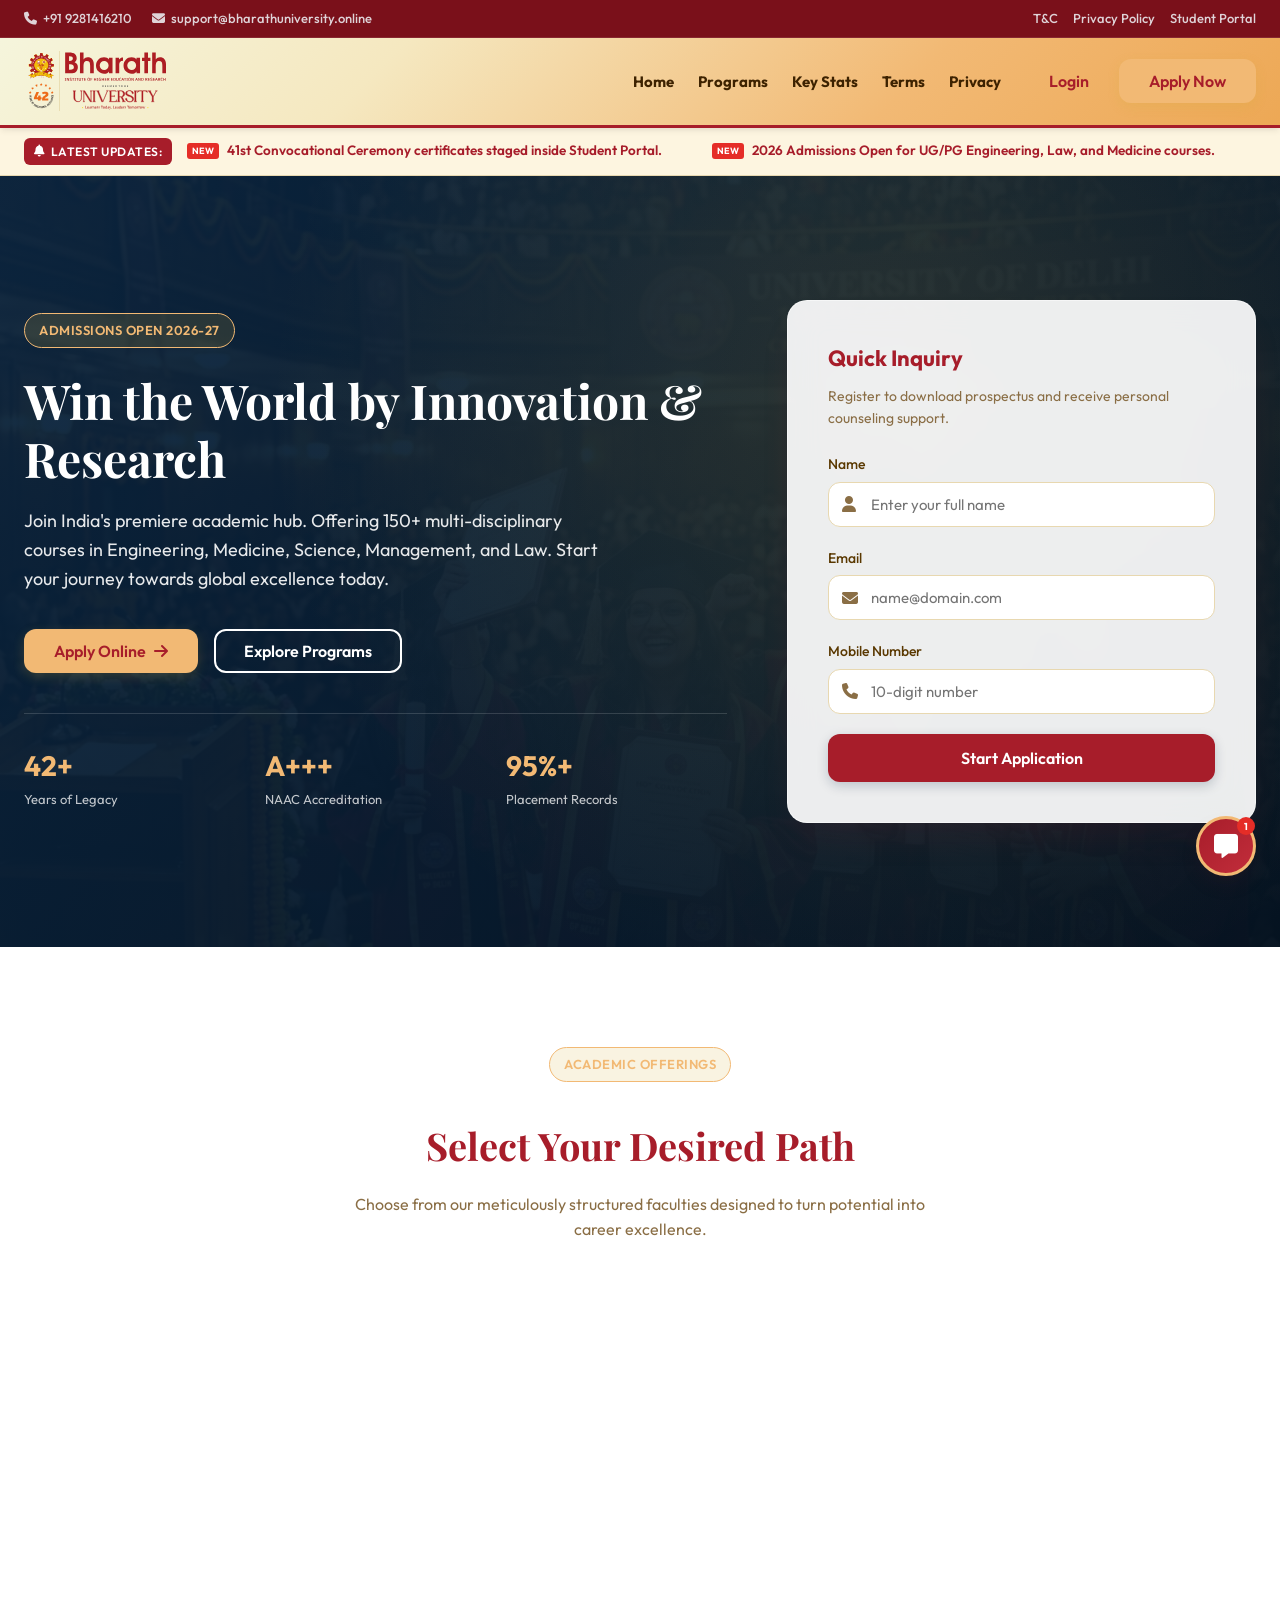
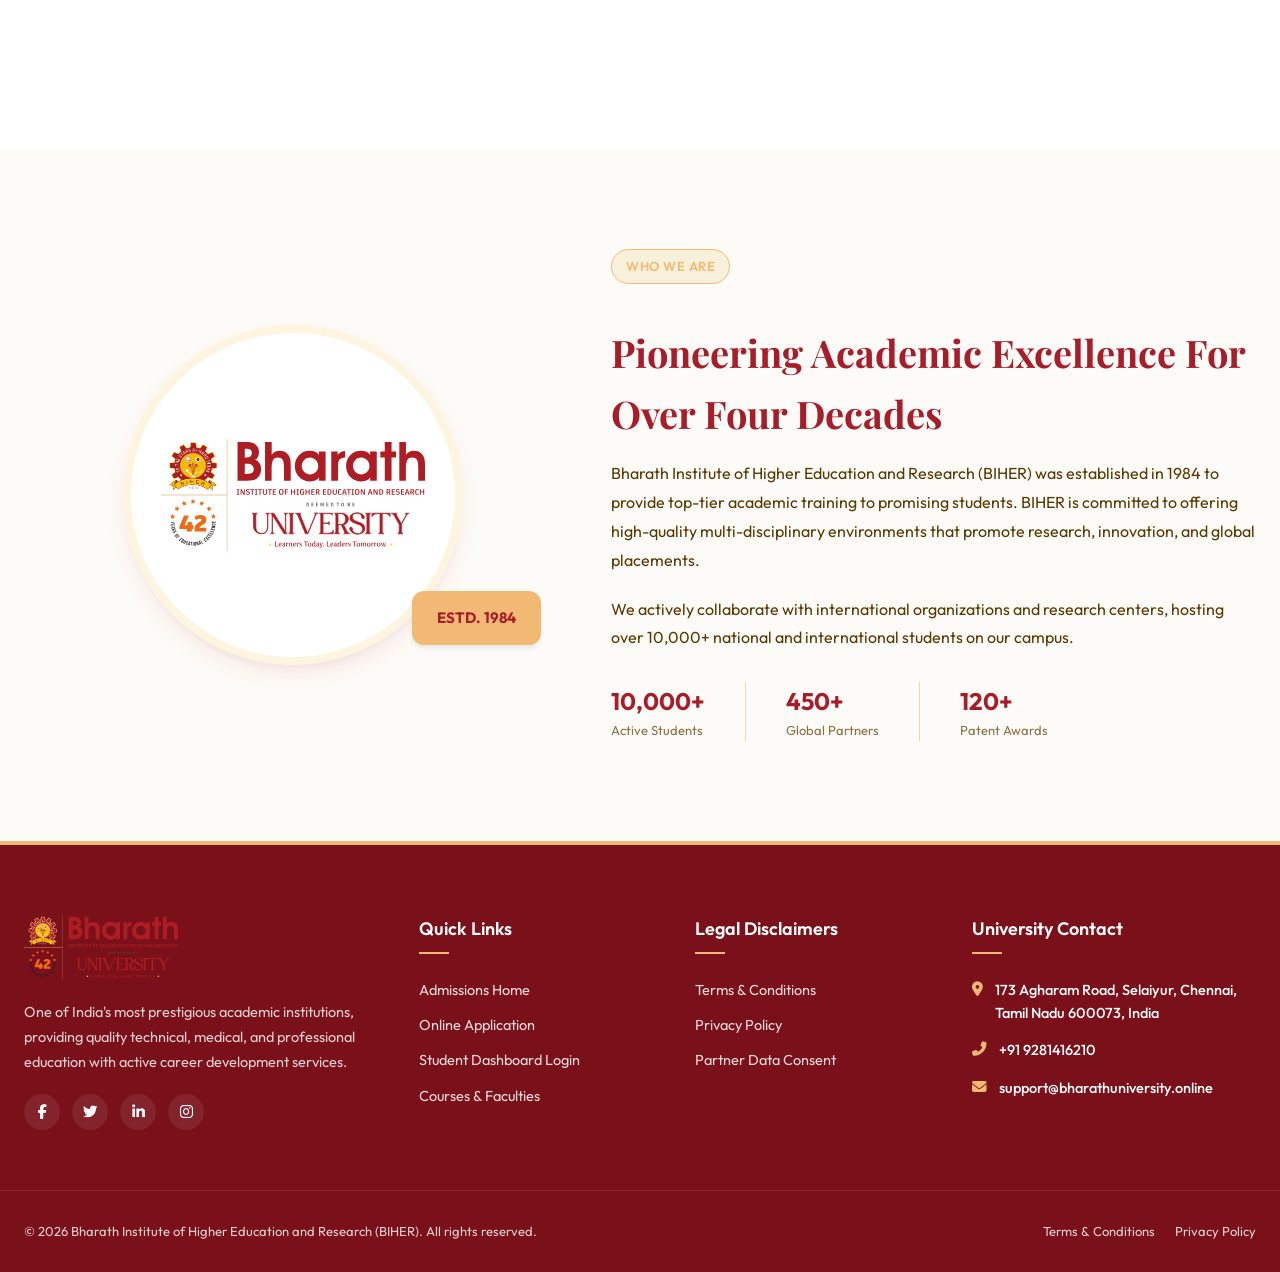
<file: index.html>
<!DOCTYPE html>
<html lang="en">
<head>
    <meta charset="UTF-8">
    <meta name="viewport" content="width=device-width, initial-scale=1.0">
    <title>Bharath Institute of Higher Education and Research (BIHER) | Admissions 2026</title>
    <meta name="description" content="Official admissions portal for Bharath University (BIHER). Top-ranked educational institution in India with excellent research facilities and 95%+ placements. Apply online now.">
    <meta name="keywords" content="BIHER, Bharath University, Admissions 2026, Engineering Colleges in India, Medical Courses, B.Tech Admissions, Top Universities India">
    
    <!-- External Fonts & Icons -->
    <link rel="stylesheet" href="https://cdnjs.cloudflare.com/ajax/libs/font-awesome/6.4.0/css/all.min.css">
    <link rel="stylesheet" href="css/style.css">
    
    <style>
        .menu-toggle {
            display: none;
            color: var(--primary);
            font-size: 28px;
            cursor: pointer;
        }

        @media screen and (max-width: 768px) {
            /* Fix overlapping mini top bar */
            .mini-top-bar .container {
                flex-direction: column !important;
                text-align: center !important;
                gap: 10px !important;
                padding: 10px !important;
            }
            .mini-contact {
                flex-direction: column !important;
                gap: 5px !important;
            }
            .mini-links {
                justify-content: center !important;
                margin-top: 5px !important;
            }

            /* Header and Nav toggle */
            .header-container {
                position: relative;
            }
            .menu-toggle {
                display: block;
            }
            nav {
                display: none !important;
                position: absolute !important;
                top: 100% !important;
                left: 0 !important;
                width: 100% !important;
                height: auto !important;
                background: var(--bg-white) !important;
                flex-direction: column !important;
                padding: 20px !important;
                box-shadow: 0 10px 15px -3px rgba(0,0,0,0.1) !important;
                z-index: 1000 !important;
            }
            nav.active {
                display: flex !important;
            }
            .nav-menu {
                flex-direction: column !important;
                width: 100% !important;
            }
            .nav-actions {
                flex-direction: column !important;
                width: 100% !important;
            }
            
            /* Footer Fixes */
            .footer-contact-list li {
                flex-direction: column !important;
                align-items: center !important;
                text-align: center !important;
            }
            .footer-grid {
                grid-template-columns: 1fr !important;
                text-align: center !important;
            }
            
            .stats-grid {
                grid-template-columns: 1fr !important;
                gap: 15px !important;
            }
            .hero-grid {
                grid-template-columns: 1fr !important;
            }
            
            /* Hide floating sidebar on mobile */
            .floating-sidebar {
                display: none !important;
            }
        }
    </style>
</head>
<body>

    <!-- MINI TOP BAR -->
    <div class="mini-top-bar">
        <div class="container">
            <div class="mini-contact">
                <a href="tel:+919281416210"><i class="fas fa-phone"></i> +91 9281416210</a>
                <a href="mailto:support@bharathuniversity.online"><i class="fas fa-envelope"></i> support@bharathuniversity.online</a>
            </div>
            <div class="mini-links">
                <a href="terms.html">T&C</a>
                <a href="privacy.html">Privacy Policy</a>
                <a href="login.html">Student Portal</a>
            </div>
        </div>
    </div>

    <!-- MAIN STICKY HEADER -->
    <header>
        <div class="container header-container">
            <a href="index.html" class="logo-img-link">
                <img src="images/logo.svg" alt="Bharath University Logo" class="header-logo">
            </a>
            
            <div class="menu-toggle" id="mobile-menu">
                <i class="fas fa-bars"></i>
            </div>

            <nav id="nav-links">
                <ul class="nav-menu">
                    <li><a href="index.html" class="active">Home</a></li>
                    <li><a href="#programs">Programs</a></li>
                    <li><a href="#about">Key Stats</a></li>
                    <li><a href="terms.html">Terms</a></li>
                    <li><a href="privacy.html">Privacy</a></li>
                </ul>
                <div class="nav-actions">
                    <a href="login.html" class="btn btn-text">Login</a>
                    <a href="signup.html" class="btn btn-secondary">Apply Now</a>
                </div>
            </nav>
    </header>

    <!-- NOTIFICATIONS TICKER -->
    <div class="notifications-ticker">
        <div class="container ticker-container">
            <span class="ticker-label"><i class="fas fa-bell"></i> Latest Updates:</span>
            <div class="ticker-content">
                <div class="ticker-items">
                    <span class="ticker-item"><span class="ticker-new">NEW</span> 41st Convocational Ceremony certificates staged inside Student Portal.</span>
                    <span class="ticker-item"><span class="ticker-new">NEW</span> 2026 Admissions Open for UG/PG Engineering, Law, and Medicine courses.</span>
                    <span class="ticker-item"><span class="ticker-new">NEW</span> Project Expo Tech Fusion 2K26 registration started!</span>
                </div>
            </div>
        </div>
    </div>

    <!-- HERO SECTION -->
    <section class="hero">
        <div class="container hero-grid">
            <div class="hero-content">
                <span class="badge">Admissions Open 2026-27</span>
                <h2>Win the World by Innovation & Research</h2>
                <p>Join India's premiere academic hub. Offering 150+ multi-disciplinary courses in Engineering, Medicine, Science, Management, and Law. Start your journey towards global excellence today.</p>
                
                <div class="hero-buttons">
                    <a href="signup.html" class="btn btn-secondary">Apply Online <i class="fas fa-arrow-right"></i></a>
                    <a href="#programs" class="btn btn-outline" style="border-color: #fff; color: #fff;">Explore Programs</a>
                </div>

                <div class="stats-grid">
                    <div class="stat-item">
                        <h3>42+</h3>
                        <p>Years of Legacy</p>
                    </div>
                    <div class="stat-item">
                        <h3>A+++</h3>
                        <p>NAAC Accreditation</p>
                    </div>
                    <div class="stat-item">
                        <h3>95%+</h3>
                        <p>Placement Records</p>
                    </div>
                </div>
            </div>

            <!-- Inquiry Glass Card -->
            <div class="hero-widget glass-card">
                <h3>Quick Inquiry</h3>
                <p>Register to download prospectus and receive personal counseling support.</p>
                <form action="signup.html" method="GET">
                    <div class="form-group">
                        <label class="form-label" for="inqName">Name</label>
                        <div class="input-container">
                            <input class="form-input" type="text" id="inqName" name="name" placeholder="Enter your full name" required>
                            <i class="fas fa-user"></i>
                        </div>
                    </div>
                    
                    <div class="form-group">
                        <label class="form-label" for="inqEmail">Email</label>
                        <div class="input-container">
                            <input class="form-input" type="email" id="inqEmail" name="email" placeholder="name@domain.com" required>
                            <i class="fas fa-envelope"></i>
                        </div>
                    </div>
                    
                    <div class="form-group">
                        <label class="form-label" for="inqPhone">Mobile Number</label>
                        <div class="input-container">
                            <input class="form-input" type="tel" id="inqPhone" name="phone" placeholder="10-digit number" required>
                            <i class="fas fa-phone"></i>
                        </div>
                    </div>

                    <button type="submit" class="btn btn-primary form-submit" style="margin-bottom: 0;">Start Application</button>
                </form>
            </div>
        </div>
    </section>

    <!-- PROGRAMS GRID SECTION -->
    <section id="programs" style="padding: 100px 0; background: var(--bg-white);">
        <div class="container">
            <div class="text-center" style="margin-bottom: 60px;">
                <span class="badge">Academic Offerings</span>
                <h2 style="font-family: 'Playfair Display', serif; font-size: 38px; color: var(--primary); margin-top: 10px;">Select Your Desired Path</h2>
                <p class="text-muted" style="max-width: 600px; margin: 15px auto 0 auto;">Choose from our meticulously structured faculties designed to turn potential into career excellence.</p>
            </div>

            <div style="display: grid; grid-template-columns: repeat(auto-fit, minmax(280px, 1fr)); gap: 30px;">
                <!-- Faculty 1 -->
                <div class="glass-card" style="padding: 30px; border-radius: var(--radius-md); box-shadow: var(--shadow-md); transition: var(--transition); border-top: 4px solid var(--secondary);">
                    <div class="flex-center" style="width: 50px; height: 50px; background: rgba(10, 37, 64, 0.05); border-radius: 50%; color: var(--primary); font-size: 20px; margin-bottom: 20px;">
                        <i class="fas fa-laptop-code"></i>
                    </div>
                    <h4 style="font-size: 20px; color: var(--primary); margin-bottom: 12px;">Engineering & Technology</h4>
                    <p class="text-muted" style="font-size: 14px; margin-bottom: 20px;">Advanced labs and curriculum covering CSE, Mechanical, Civil, Biotech, and Aerospace technologies.</p>
                    <a href="signup.html?course=Engineering" class="btn-text" style="font-weight:600; padding:0;">Apply Now <i class="fas fa-chevron-right" style="font-size: 10px;"></i></a>
                </div>

                <!-- Faculty 2 -->
                <div class="glass-card" style="padding: 30px; border-radius: var(--radius-md); box-shadow: var(--shadow-md); transition: var(--transition); border-top: 4px solid var(--secondary);">
                    <div class="flex-center" style="width: 50px; height: 50px; background: rgba(10, 37, 64, 0.05); border-radius: 50%; color: var(--primary); font-size: 20px; margin-bottom: 20px;">
                        <i class="fas fa-stethoscope"></i>
                    </div>
                    <h4 style="font-size: 20px; color: var(--primary); margin-bottom: 12px;">Medicine & Health Sciences</h4>
                    <p class="text-muted" style="font-size: 14px; margin-bottom: 20px;">State-of-the-art super-specialty hospital infrastructure for MBBS, Dental, Nursing, and Allied Sciences.</p>
                    <a href="signup.html?course=Medicine" class="btn-text" style="font-weight:600; padding:0;">Apply Now <i class="fas fa-chevron-right" style="font-size: 10px;"></i></a>
                </div>

                <!-- Faculty 3 -->
                <div class="glass-card" style="padding: 30px; border-radius: var(--radius-md); box-shadow: var(--shadow-md); transition: var(--transition); border-top: 4px solid var(--secondary);">
                    <div class="flex-center" style="width: 50px; height: 50px; background: rgba(10, 37, 64, 0.05); border-radius: 50%; color: var(--primary); font-size: 20px; margin-bottom: 20px;">
                        <i class="fas fa-chart-line"></i>
                    </div>
                    <h4 style="font-size: 20px; color: var(--primary); margin-bottom: 12px;">Management Studies</h4>
                    <p class="text-muted" style="font-size: 14px; margin-bottom: 20px;">MBA, BBA and specialization tracks in FinTech, Logistics, and analytics backed by global case study modules.</p>
                    <a href="signup.html?course=Management" class="btn-text" style="font-weight:600; padding:0;">Apply Now <i class="fas fa-chevron-right" style="font-size: 10px;"></i></a>
                </div>

                <!-- Faculty 4 -->
                <div class="glass-card" style="padding: 30px; border-radius: var(--radius-md); box-shadow: var(--shadow-md); transition: var(--transition); border-top: 4px solid var(--secondary);">
                    <div class="flex-center" style="width: 50px; height: 50px; background: rgba(10, 37, 64, 0.05); border-radius: 50%; color: var(--primary); font-size: 20px; margin-bottom: 20px;">
                        <i class="fas fa-gavel"></i>
                    </div>
                    <h4 style="font-size: 20px; color: var(--primary); margin-bottom: 12px;">School of Law</h4>
                    <p class="text-muted" style="font-size: 14px; margin-bottom: 20px;">Integrated BA LLB, BBA LLB and LLB programs with active moot court chambers and court internships.</p>
                    <a href="signup.html?course=Law" class="btn-text" style="font-weight:600; padding:0;">Apply Now <i class="fas fa-chevron-right" style="font-size: 10px;"></i></a>
                </div>
            </div>
        </div>
    </section>

    <!-- CORE INFORMATION ABOUT UNIVERSITY -->
    <section id="about" style="padding: 100px 0; background: var(--bg-light);">
        <div class="container" style="display: grid; grid-template-columns: 1fr 1.2fr; gap: 50px; align-items: center;">
            <div style="position: relative;">
                <!-- Academic Seal Style Graphic using actual Logo -->
                <div class="flex-center" style="width: 340px; height: 340px; background: var(--bg-white); border-radius: 50%; border: 8px solid var(--secondary-light); box-shadow: var(--shadow-lg); padding: 30px; margin: 0 auto;">
                    <img src="images/logo.svg" alt="Bharath University Emblem" style="max-width: 100%; max-height: 100%; object-fit: contain;">
                </div>
                <div style="position: absolute; bottom: 20px; right: 20px; background: var(--secondary); color: var(--primary); padding: 15px 25px; border-radius: var(--radius-md); font-weight:700; box-shadow: var(--shadow-md); font-size: 15px;">
                    ESTD. 1984
                </div>
            </div>
            <div>
                <span class="badge">Who We Are</span>
                <h2 style="font-family: 'Playfair Display', serif; font-size: 38px; color: var(--primary); margin: 15px 0;">Pioneering Academic Excellence For Over Four Decades</h2>
                <p style="color: var(--text-mid); margin-bottom: 20px; line-height: 1.8;">Bharath Institute of Higher Education and Research (BIHER) was established in 1984 to provide top-tier academic training to promising students. BIHER is committed to offering high-quality multi-disciplinary environments that promote research, innovation, and global placements.</p>
                <p style="color: var(--text-mid); margin-bottom: 30px; line-height: 1.8;">We actively collaborate with international organizations and research centers, hosting over 10,000+ national and international students on our campus.</p>
                
                <div style="display: flex; gap: 40px;">
                    <div>
                        <h4 style="font-size: 24px; color: var(--primary); font-weight: 700;">10,000+</h4>
                        <p class="text-muted" style="font-size: 13px;">Active Students</p>
                    </div>
                    <div style="border-left: 1px solid var(--border); padding-left: 40px;">
                        <h4 style="font-size: 24px; color: var(--primary); font-weight: 700;">450+</h4>
                        <p class="text-muted" style="font-size: 13px;">Global Partners</p>
                    </div>
                    <div style="border-left: 1px solid var(--border); padding-left: 40px;">
                        <h4 style="font-size: 24px; color: var(--primary); font-weight: 700;">120+</h4>
                        <p class="text-muted" style="font-size: 13px;">Patent Awards</p>
                    </div>
                </div>
            </div>
        </div>
    </section>

    <!-- FOOTER -->
    <footer>
        <div class="container footer-grid">
            <div class="footer-col">
                <a href="index.html" class="logo-img-link" style="display: block; margin-bottom: 20px;">
                    <img src="images/logo.svg" alt="Bharath University Logo" class="footer-logo">
                </a>
                <p>One of India's most prestigious academic institutions, providing quality technical, medical, and professional education with active career development services.</p>
                <div class="social-links">
                    <a href="#" class="social-btn" aria-label="Facebook"><i class="fab fa-facebook-f"></i></a>
                    <a href="#" class="social-btn" aria-label="Twitter"><i class="fab fa-twitter"></i></a>
                    <a href="#" class="social-btn" aria-label="LinkedIn"><i class="fab fa-linkedin-in"></i></a>
                    <a href="#" class="social-btn" aria-label="Instagram"><i class="fab fa-instagram"></i></a>
                </div>
            </div>

            <div class="footer-col">
                <h3>Quick Links</h3>
                <ul class="footer-links">
                    <li><a href="index.html">Admissions Home</a></li>
                    <li><a href="signup.html">Online Application</a></li>
                    <li><a href="login.html">Student Dashboard Login</a></li>
                    <li><a href="#programs">Courses &amp; Faculties</a></li>
                </ul>
            </div>

            <div class="footer-col">
                <h3>Legal Disclaimers</h3>
                <ul class="footer-links">
                    <li><a href="terms.html">Terms &amp; Conditions</a></li>
                    <li><a href="privacy.html">Privacy Policy</a></li>
                    <li><a href="privacy.html#data-sharing">Partner Data Consent</a></li>
                </ul>
            </div>

            <div class="footer-col">
                <h3>University Contact</h3>
                <ul class="footer-contact-list" style="color: #FFFFFF;">
                    <li>
                        <i class="fas fa-map-marker-alt" style="color: var(--secondary);"></i>
                        <span style="color: #FFFFFF; font-weight: 500;">173 Agharam Road, Selaiyur, Chennai, Tamil Nadu 600073, India</span>
                    </li>
                    <li>
                        <i class="fas fa-phone-alt" style="color: var(--secondary);"></i>
                        <span style="color: #FFFFFF; font-weight: 500;">+91 9281416210</span>
                    </li>
                    <li>
                        <i class="fas fa-envelope" style="color: var(--secondary);"></i>
                        <span style="color: #FFFFFF; font-weight: 500;">support@bharathuniversity.online</span>
                    </li>
                </ul>
            </div>
        </div>

        <div class="container footer-bottom">
            <p>&copy; 2026 Bharath Institute of Higher Education and Research (BIHER). All rights reserved.</p>
            <div class="footer-bottom-links">
                <a href="terms.html">Terms &amp; Conditions</a>
                <a href="privacy.html">Privacy Policy</a>
            </div>
        </div>
    </footer>

    <!-- INTERACTIVE COUNSELOR CHAT HELPDESK -->
    <div class="chat-widget">

        <button class="chat-trigger" aria-label="Open Counselor Chat Helpdesk">
            <i class="fas fa-comment-alt"></i>
            <span class="chat-badge">1</span>
        </button>
        
        <div class="chat-window">
            <div class="chat-header">
                <h4>BIHER Admission Helpdesk</h4>
                <button class="chat-close" aria-label="Close Chat">&times;</button>
            </div>
            <div class="chat-body">
                <div class="chat-msg bot">Hello! Welcome to the Bharath University Admissions Portal. Ask me anything about our faculties, fees, eligibility, or online application details!</div>
            </div>
            <div class="chat-footer">
                <input type="text" class="chat-input" placeholder="Type your query here...">
                <button class="chat-send" aria-label="Send Message"><i class="fas fa-paper-plane"></i></button>
            </div>
        </div>
    </div>

    <!-- Scripts -->
    <script src="js/main.js"></script>
    <script>
        // Check for URL parameters to pre-fill inquiry form
        document.addEventListener('DOMContentLoaded', () => {
            const params = new URLSearchParams(window.location.search);
            const name = params.get('name');
            const email = params.get('email');
            const phone = params.get('phone');
            
            if (name) document.getElementById('inqName').value = name;
            if (email) document.getElementById('inqEmail').value = email;
            if (phone) document.getElementById('inqPhone').value = phone;
        });

        // Mobile Menu Toggle
        document.getElementById('mobile-menu').addEventListener('click', function() {
            document.getElementById('nav-links').classList.toggle('active');
        });
    </script>
</body>
</html>
</file>
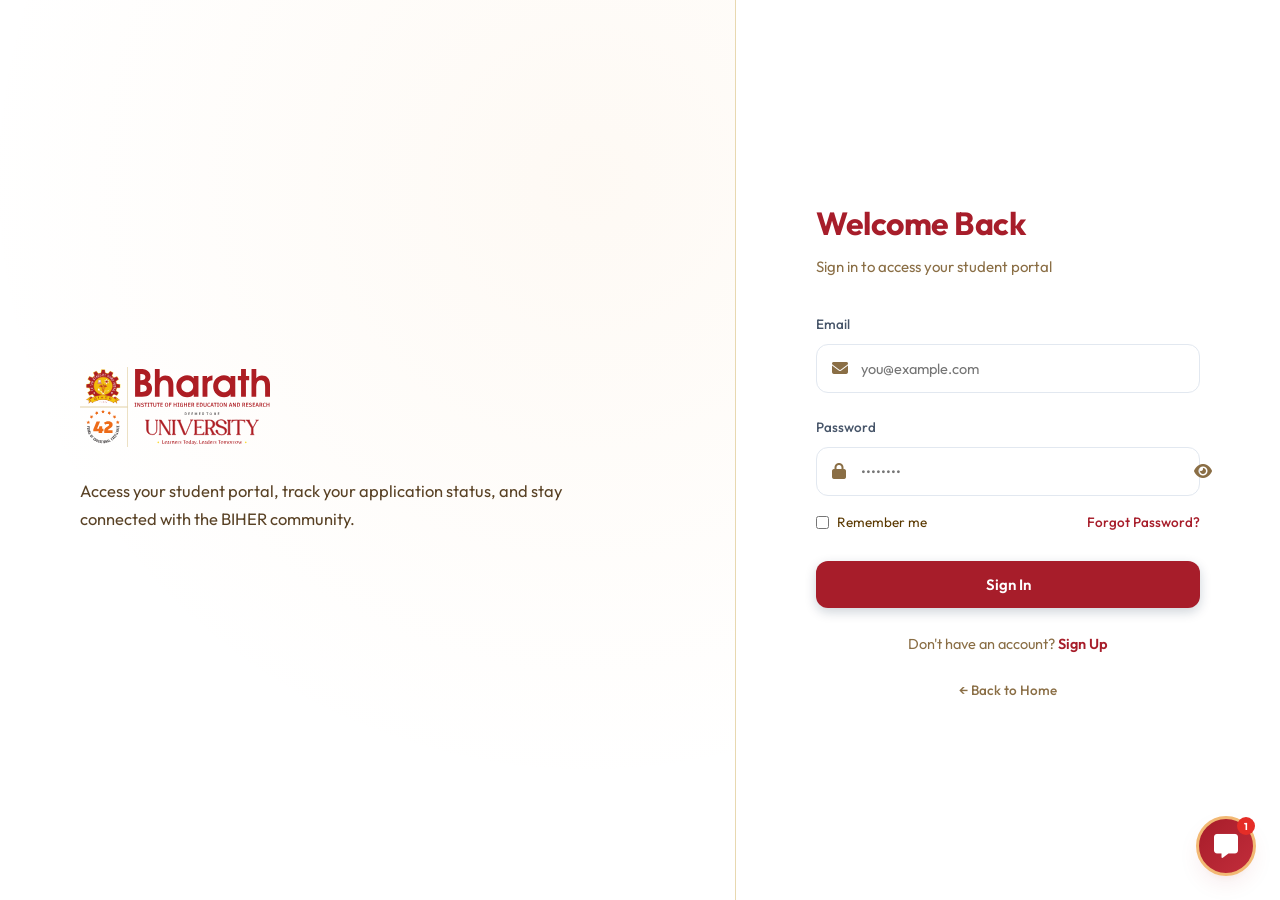
<file: dashboard.html>
<!DOCTYPE html>
<html lang="en">
<head>
    <meta charset="UTF-8">
    <meta name="viewport" content="width=device-width, initial-scale=1.0">
    <title>Applicant Dashboard | Bharath University (BIHER)</title>
    <meta name="description" content="View admission application status and upload verification files.">
    <meta name="robots" content="noindex, nofollow">
    
    <!-- External Fonts & Icons -->
    <link rel="stylesheet" href="https://cdnjs.cloudflare.com/ajax/libs/font-awesome/6.4.0/css/all.min.css">
    <link rel="stylesheet" href="css/style.css">
</head>
<body id="dashboardContainer">

    <!-- MAIN HEADER -->
    <header style="border-bottom: 1.5px solid var(--border); box-shadow: var(--shadow-sm); z-index: 10;">
        <div class="container header-container">
            <a href="index.html" class="logo-img-link">
                <img src="images/logo.svg" alt="Bharath University Logo" class="dash-header-logo">
            </a>
            <div style="font-weight: 600; color: var(--primary);">
                <i class="fas fa-graduation-cap"></i> Admission Desk: 2026
            </div>
        </div>
    </header>

    <!-- DASHBOARD PANEL LAYOUT -->
    <main class="dashboard-grid">
        <!-- Sidebar Navigation -->
        <aside class="dash-sidebar">
            <div class="user-profile-summary">
                <div class="profile-avatar">S</div>
                <h3 class="profile-name js-user-name">Loading...</h3>
                <p class="profile-email js-user-email">Loading...</p>
            </div>

            <ul class="dash-nav">
                <li><a href="#" class="dash-nav-link active"><i class="fas fa-columns"></i> Workspace Home</a></li>
                <li><a href="#" class="dash-nav-link" onclick="alert('Document upload window is open below!')"><i class="fas fa-file-alt"></i> Documents</a></li>
                <li><a href="#" class="dash-nav-link" onclick="alert('Online fees portal will open shortly!')"><i class="fas fa-credit-card"></i> Pay Fees</a></li>
                <li><a href="terms.html" class="dash-nav-link"><i class="fas fa-gavel"></i> T&amp;C Agreement</a></li>
                <li><a href="privacy.html" class="dash-nav-link"><i class="fas fa-shield-alt"></i> Privacy Guard</a></li>
            </ul>

            <div class="dash-logout">
                <a href="#" class="dash-nav-link" id="logoutBtn" style="color: var(--accent);"><i class="fas fa-sign-out-alt"></i> Log Out</a>
            </div>
        </aside>

        <!-- Main Content Area -->
        <section class="dash-content">
            <div class="dash-header">
                <div>
                    <h2>Welcome back, <span class="js-user-name">Applicant</span>!</h2>
                    <p class="text-muted">Here is the current state of your academic admission request.</p>
                </div>
                <span class="badge" style="margin-bottom: 0; background-color: var(--success-light); border-color: var(--success); color: var(--success);">Session Active</span>
            </div>

            <!-- Stats Deck -->
            <div class="dash-card-grid">
                <div class="dash-stat-card">
                    <div class="dash-stat-icon"><i class="fas fa-folder-open"></i></div>
                    <div>
                        <h4>Application ID</h4>
                        <div class="value">BU-2026-8942</div>
                    </div>
                </div>

                <div class="dash-stat-card">
                    <div class="dash-stat-icon gold"><i class="fas fa-clipboard-check"></i></div>
                    <div>
                        <h4>Portal Status</h4>
                        <div class="value" style="font-size: 16px; color: var(--secondary-hover);">Under Review</div>
                    </div>
                </div>

                <div class="dash-stat-card">
                    <div class="dash-stat-icon"><i class="fas fa-book-open"></i></div>
                    <div>
                        <h4>Selected Course</h4>
                        <div class="value js-user-course" style="font-size: 15px; white-space: nowrap; overflow: hidden; text-overflow: ellipsis; max-width: 200px;">Loading...</div>
                    </div>
                </div>
            </div>

            <!-- Admission Progress Tracker -->
            <div class="admission-track-card">
                <h3>Application Verification Roadmap</h3>
                <div class="progress-track">
                    <div class="progress-bar-fill"></div>
                    
                    <div class="step-node completed">
                        <div class="node-bullet"><i class="fas fa-check"></i></div>
                        <div class="node-label">Registration</div>
                    </div>

                    <div class="step-node completed">
                        <div class="node-bullet"><i class="fas fa-check"></i></div>
                        <div class="node-label">Inquiry &amp; Fees</div>
                    </div>

                    <div class="step-node active">
                        <div class="node-bullet">3</div>
                        <div class="node-label">Document Review</div>
                    </div>

                    <div class="step-node">
                        <div class="node-bullet">4</div>
                        <div class="node-label">Final Acceptance</div>
                    </div>
                </div>
            </div>

            <!-- Interactive Document Upload -->
            <div style="display: grid; grid-template-columns: 1.2fr 0.8fr; gap: 30px;">
                <div class="glass-card" style="padding: 30px; box-shadow: var(--shadow-sm); border: 1px solid var(--border);">
                    <h3 style="color: var(--primary); margin-bottom: 12px; font-weight: 700;"><i class="fas fa-cloud-upload-alt"></i> Stage Academic Certificates</h3>
                    <p class="text-muted" style="font-size: 14px; margin-bottom: 24px;">Please submit scanned PDFs of your 10th Standard Marksheet, 12th Standard Marksheet, and Identity Proof for verification.</p>
                    
                    <div style="border: 2px dashed var(--border); border-radius: var(--radius-md); padding: 30px; text-align: center; background-color: var(--bg-light);">
                        <i class="fas fa-file-pdf" style="font-size: 40px; color: var(--text-muted); margin-bottom: 12px;"></i>
                        <h4 style="font-size: 15px; margin-bottom: 6px;">Select verification document</h4>
                        <p class="text-muted" style="font-size: 12px; margin-bottom: 20px;">Accepted formats: PDF up to 5MB</p>
                        
                        <label for="fileUpload" class="btn btn-primary" style="padding: 10px 20px; font-size: 14px;">Browse Files</label>
                        <input type="file" id="fileUpload" style="display: none;" accept=".pdf">
                        <p id="uploadStatus" style="font-size: 13px; margin-top: 15px; font-weight: 500;"></p>
                    </div>
                </div>

                <div class="glass-card" style="padding: 30px; box-shadow: var(--shadow-sm); border: 1px solid var(--border); background-color: var(--primary); color: #fff;">
                    <h3 style="color: var(--secondary); margin-bottom: 16px; font-weight: 700;"><i class="fas fa-user-tie"></i> Admission Counselor</h3>
                    <p style="font-size: 14.5px; opacity: 0.9; margin-bottom: 20px; line-height: 1.7;">A counselor has been assigned to assist you with document reviews and fees structure calculations.</p>
                    
                    <div style="display: flex; align-items: center; gap: 12px; margin-bottom: 20px;">
                        <div class="flex-center" style="width: 48px; height: 48px; background: rgba(255,255,255,0.1); border-radius: 50%; color: var(--secondary); font-size: 20px;">
                            <i class="fas fa-headset"></i>
                        </div>
                        <div>
                            <h4 style="font-size: 16px; font-weight: 600;">Prof. A. K. Sundar</h4>
                            <p style="font-size: 12px; opacity: 0.7;">Senior Admissions Officer</p>
                        </div>
                    </div>

                    <a href="tel:+919444012345" class="btn btn-secondary" style="width: 100%; border-radius: var(--radius-md);"><i class="fas fa-phone-alt"></i> Call Counselor</a>
                </div>
            </div>
        </section>
    </main>

    <!-- Scripts -->
    <script src="js/main.js"></script>
</body>
</html>
</file>
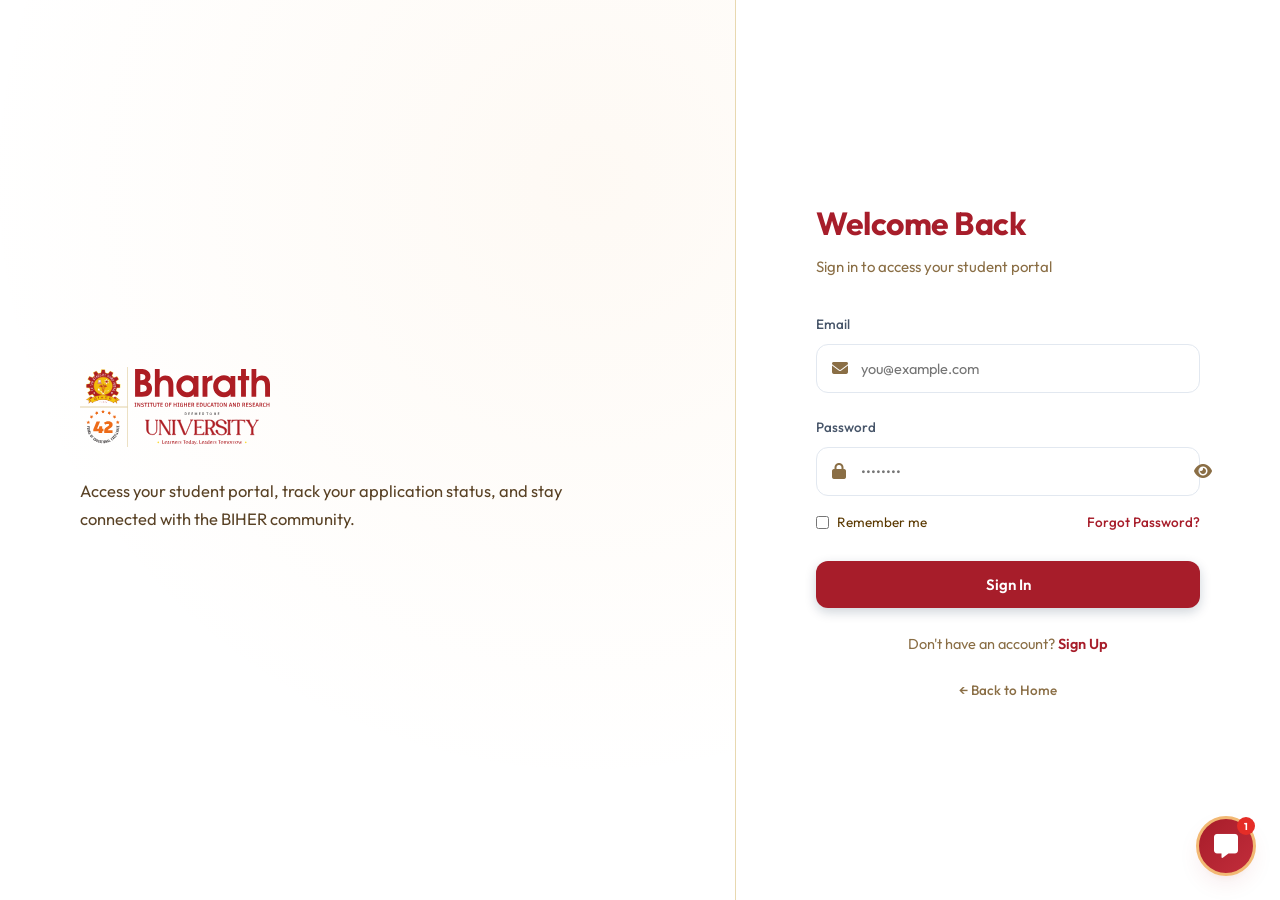
<file: login.html>
<!DOCTYPE html>
<html lang="en">
<head>
    <meta charset="UTF-8">
    <meta name="viewport" content="width=device-width, initial-scale=1.0">
    <title>Student Portal Login | Bharath University (BIHER)</title>
    <meta name="description" content="Access your applicant dashboard at Bharath University. Review admission status, submit documents, and contact counselor.">
    <meta name="robots" content="index, follow">
    
    <!-- External Fonts & Icons -->
    <link rel="stylesheet" href="https://cdnjs.cloudflare.com/ajax/libs/font-awesome/6.4.0/css/all.min.css">
    <link rel="stylesheet" href="css/style.css">
</head>
<body style="background-color: var(--bg-white);">

    <!-- SPLIT WINDOW LAYOUT -->
    <div class="auth-split-wrapper">
        
        <!-- Left Panel: Deep Navy Branding -->
        <div class="auth-split-left">
            <div class="auth-split-left-content">
                <a href="index.html">
                    <img src="images/logo.svg" alt="Bharath University Logo" class="auth-split-logo-img">
                </a>
                <p>Access your student portal, track your application status, and stay connected with the BIHER community.</p>
            </div>
        </div>

        <!-- Right Panel: White Form Container -->
        <div class="auth-split-right">
            <div class="auth-split-right-content">
                <h3>Welcome Back</h3>
                <p class="subtitle">Sign in to access your student portal</p>

                <!-- General invalid auth feedback -->
                <div class="error-msg text-center" id="formSummaryError" style="margin-bottom: 24px; padding: 12px; background-color: #FFF5F5; border: 1.5px solid var(--accent); border-radius: var(--radius-md);"></div>

                <form id="loginForm" novalidate>
                    <!-- Email Input -->
                    <div class="form-group">
                        <label class="form-label" for="loginEmail">Email</label>
                        <div class="input-container">
                            <input class="form-input" type="email" id="loginEmail" placeholder="you@example.com" required>
                            <i class="fas fa-envelope"></i>
                        </div>
                        <div class="error-msg" id="loginEmailError"></div>
                    </div>

                    <!-- Password Input -->
                    <div class="form-group">
                        <label class="form-label" for="loginPassword">Password</label>
                        <div class="input-container">
                            <input class="form-input" type="password" id="loginPassword" placeholder="••••••••" required>
                            <i class="fas fa-lock"></i>
                            <button type="button" class="password-toggle" aria-label="Toggle Password Visibility">
                                <i class="fas fa-eye"></i>
                            </button>
                        </div>
                        <div class="error-msg" id="loginPasswordError"></div>
                    </div>

                    <!-- Actions Row -->
                    <div class="form-actions" style="margin-top: -8px; margin-bottom: 28px;">
                        <label class="checkbox-label" style="font-size: 13.5px;">
                            <input type="checkbox" id="rememberMe"> Remember me
                        </label>
                        <a href="#" class="forgot-link" style="font-size: 13.5px;" onclick="alert('Password reset link has been dispatched to your email! (Simulated)')">Forgot Password?</a>
                    </div>

                    <!-- Sign In Button -->
                    <button type="submit" class="btn btn-primary form-submit" style="margin-bottom: 24px;">Sign In</button>
                </form>

                <!-- Navigation Options -->
                <div class="form-footer" style="text-align: center; font-size: 14.5px;">
                    <p>Don't have an account? <a href="signup.html">Sign Up</a></p>
                    <p style="margin-top: 25px; font-size: 13.5px;"><a href="index.html" style="color: var(--text-muted); font-weight: 500;">← Back to Home</a></p>
                </div>


            </div>
        </div>

    </div>

    <!-- INTERACTIVE COUNSELOR CHAT HELPDESK -->
    <div class="chat-widget">

        <button class="chat-trigger" aria-label="Open Counselor Chat Helpdesk">
            <i class="fas fa-comment-alt"></i>
            <span class="chat-badge">1</span>
        </button>
        
        <div class="chat-window">
            <div class="chat-header">
                <h4>BIHER Admission Helpdesk</h4>
                <button class="chat-close" aria-label="Close Chat">&times;</button>
            </div>
            <div class="chat-body">
                <div class="chat-msg bot">Hello! Welcome to the Bharath University Admissions Portal. Ask me anything about our faculties, fees, eligibility, or online application details!</div>
            </div>
            <div class="chat-footer">
                <input type="text" class="chat-input" placeholder="Type your query here...">
                <button class="chat-send" aria-label="Send Message"><i class="fas fa-paper-plane"></i></button>
            </div>
        </div>
    </div>

    <!-- Scripts -->
    <script src="js/main.js"></script>
</body>
</html>
</file>
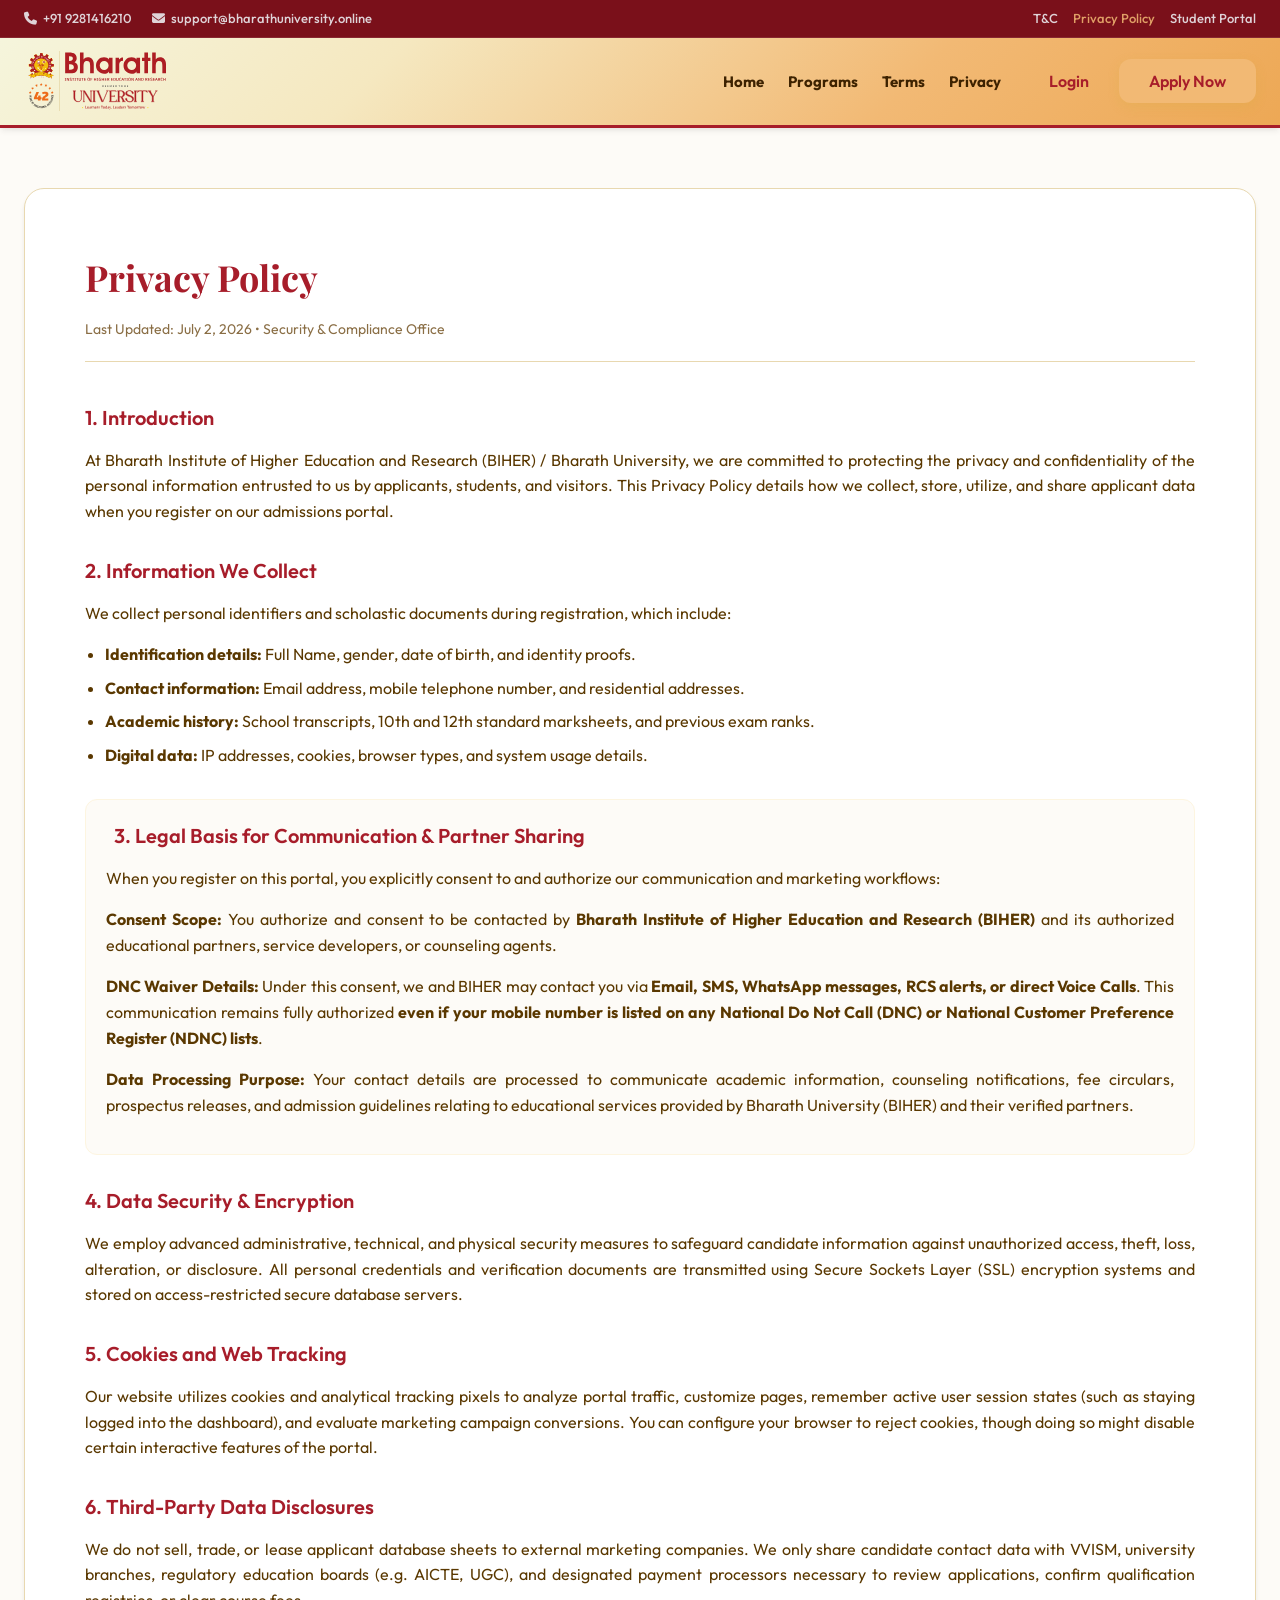
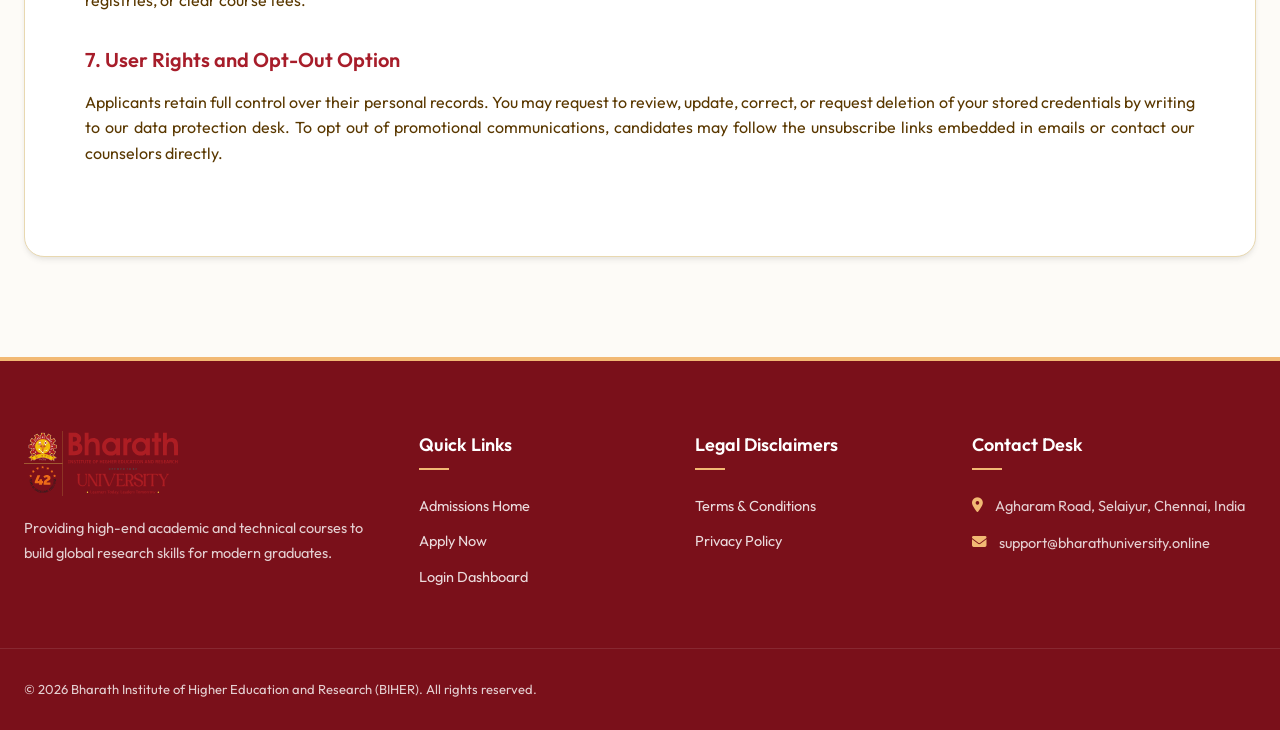
<file: privacy.html>
<!DOCTYPE html>
<html lang="en">
<head>
    <meta charset="UTF-8">
    <meta name="viewport" content="width=device-width, initial-scale=1.0">
    <title>Privacy Policy | Bharath University (BIHER)</title>
    <meta name="description" content="Privacy policy regarding collection, usage, and sharing of candidate data on the Bharath University admissions portal.">
    <meta name="robots" content="index, follow">
    
    <!-- External Fonts & Icons -->
    <link rel="stylesheet" href="https://cdnjs.cloudflare.com/ajax/libs/font-awesome/6.4.0/css/all.min.css">
    <link rel="stylesheet" href="css/style.css">

    <style>
        .menu-toggle {
            display: none;
            color: var(--primary);
            font-size: 28px;
            cursor: pointer;
        }

        @media screen and (max-width: 768px) {
            /* Fix overlapping mini top bar */
            .mini-top-bar .container {
                flex-direction: column !important;
                text-align: center !important;
                gap: 10px !important;
                padding: 10px !important;
            }
            .mini-contact {
                flex-direction: column !important;
                gap: 5px !important;
            }
            .mini-links {
                justify-content: center !important;
                margin-top: 5px !important;
            }

            /* Header and Nav toggle */
            .header-container {
                position: relative;
            }
            .menu-toggle {
                display: block;
            }
            nav {
                display: none !important;
                position: absolute !important;
                top: 100% !important;
                left: 0 !important;
                width: 100% !important;
                height: auto !important;
                background: var(--bg-white) !important;
                flex-direction: column !important;
                padding: 20px !important;
                box-shadow: 0 10px 15px -3px rgba(0,0,0,0.1) !important;
                z-index: 1000 !important;
            }
            nav.active {
                display: flex !important;
            }
            .nav-menu {
                flex-direction: column !important;
                width: 100% !important;
            }
            .nav-actions {
                flex-direction: column !important;
                width: 100% !important;
            }
            
            /* Footer Fixes */
            .footer-contact-list li {
                flex-direction: column !important;
                align-items: center !important;
                text-align: center !important;
            }
            .footer-grid {
                grid-template-columns: 1fr !important;
                text-align: center !important;
            }
        }
    </style>
</head>
<body>

    <!-- MINI TOP BAR -->
    <div class="mini-top-bar">
        <div class="container">
            <div class="mini-contact">
                <a href="tel:+919281416210"><i class="fas fa-phone"></i> +91 9281416210</a>
                <a href="mailto:support@bharathuniversity.online"><i class="fas fa-envelope"></i> support@bharathuniversity.online</a>
            </div>
            <div class="mini-links">
                <a href="terms.html">T&amp;C</a>
                <a href="privacy.html" class="text-gold">Privacy Policy</a>
                <a href="login.html">Student Portal</a>
            </div>
        </div>
    </div>

    <!-- MAIN HEADER -->
    <header>
        <div class="container header-container">
            <a href="index.html" class="logo-img-link">
                <img src="images/logo.svg" alt="Bharath University Logo" class="header-logo">
            </a>
            
            <div class="menu-toggle" id="mobile-menu">
                <i class="fas fa-bars"></i>
            </div>

            <nav id="nav-links">
                <ul class="nav-menu">
                    <li><a href="index.html">Home</a></li>
                    <li><a href="index.html#programs">Programs</a></li>
                    <li><a href="terms.html">Terms</a></li>
                    <li><a href="privacy.html" class="active">Privacy</a></li>
                </ul>
                <div class="nav-actions">
                    <a href="login.html" class="btn btn-text">Login</a>
                    <a href="signup.html" class="btn btn-secondary">Apply Now</a>
                </div>
            </nav>
        </div>
    </header>

    <!-- PRIVACY CONTENT -->
    <main class="doc-page">
        <div class="container">
            <div class="doc-wrapper">
                <h2>Privacy Policy</h2>
                <div class="doc-meta">Last Updated: July 2, 2026 • Security &amp; Compliance Office</div>

                <div class="doc-section">
                    <h3>1. Introduction</h3>
                    <p>At Bharath Institute of Higher Education and Research (BIHER) / Bharath University, we are committed to protecting the privacy and confidentiality of the personal information entrusted to us by applicants, students, and visitors. This Privacy Policy details how we collect, store, utilize, and share applicant data when you register on our admissions portal.</p>
                </div>

                <div class="doc-section">
                    <h3>2. Information We Collect</h3>
                    <p>We collect personal identifiers and scholastic documents during registration, which include:</p>
                    <ul>
                        <li><strong>Identification details:</strong> Full Name, gender, date of birth, and identity proofs.</li>
                        <li><strong>Contact information:</strong> Email address, mobile telephone number, and residential addresses.</li>
                        <li><strong>Academic history:</strong> School transcripts, 10th and 12th standard marksheets, and previous exam ranks.</li>
                        <li><strong>Digital data:</strong> IP addresses, cookies, browser types, and system usage details.</li>
                    </ul>
                </div>

                <div id="data-sharing" class="doc-section" style="border: 1.5px solid var(--secondary-light); padding: 20px; border-radius: var(--radius-md); background-color: var(--bg-light);">
                    <h3 style="color: var(--primary);"><i class="fas fa-shield-check" style="color: var(--secondary); margin-right: 8px;"></i>3. Legal Basis for Communication &amp; Partner Sharing</h3>
                    <p>When you register on this portal, you explicitly consent to and authorize our communication and marketing workflows:</p>
                    <p><strong>Consent Scope:</strong> You authorize and consent to be contacted by <strong>Bharath Institute of Higher Education and Research (BIHER)</strong> and its authorized educational partners, service developers, or counseling agents.</p>
                    <p><strong>DNC Waiver Details:</strong> Under this consent, we and BIHER may contact you via <strong>Email, SMS, WhatsApp messages, RCS alerts, or direct Voice Calls</strong>. This communication remains fully authorized <strong>even if your mobile number is listed on any National Do Not Call (DNC) or National Customer Preference Register (NDNC) lists</strong>.</p>
                    <p><strong>Data Processing Purpose:</strong> Your contact details are processed to communicate academic information, counseling notifications, fee circulars, prospectus releases, and admission guidelines relating to educational services provided by Bharath University (BIHER) and their verified partners.</p>
                </div>

                <div class="doc-section">
                    <h3>4. Data Security &amp; Encryption</h3>
                    <p>We employ advanced administrative, technical, and physical security measures to safeguard candidate information against unauthorized access, theft, loss, alteration, or disclosure. All personal credentials and verification documents are transmitted using Secure Sockets Layer (SSL) encryption systems and stored on access-restricted secure database servers.</p>
                </div>

                <div class="doc-section">
                    <h3>5. Cookies and Web Tracking</h3>
                    <p>Our website utilizes cookies and analytical tracking pixels to analyze portal traffic, customize pages, remember active user session states (such as staying logged into the dashboard), and evaluate marketing campaign conversions. You can configure your browser to reject cookies, though doing so might disable certain interactive features of the portal.</p>
                </div>

                <div class="doc-section">
                    <h3>6. Third-Party Data Disclosures</h3>
                    <p>We do not sell, trade, or lease applicant database sheets to external marketing companies. We only share candidate contact data with VVISM, university branches, regulatory education boards (e.g. AICTE, UGC), and designated payment processors necessary to review applications, confirm qualification registries, or clear course fees.</p>
                </div>

                <div class="doc-section">
                    <h3>7. User Rights and Opt-Out Option</h3>
                    <p>Applicants retain full control over their personal records. You may request to review, update, correct, or request deletion of your stored credentials by writing to our data protection desk. To opt out of promotional communications, candidates may follow the unsubscribe links embedded in emails or contact our counselors directly.</p>
                </div>
            </div>
        </div>
    </main>

    <!-- FOOTER -->
    <footer>
        <div class="container footer-grid">
            <div class="footer-col">
                <a href="index.html" class="logo-img-link" style="display: block; margin-bottom: 20px;">
                    <img src="images/logo.svg" alt="Bharath University Logo" class="footer-logo">
                </a>
                <p>Providing high-end academic and technical courses to build global research skills for modern graduates.</p>
            </div>

            <div class="footer-col">
                <h3>Quick Links</h3>
                <ul class="footer-links">
                    <li><a href="index.html">Admissions Home</a></li>
                    <li><a href="signup.html">Apply Now</a></li>
                    <li><a href="login.html">Login Dashboard</a></li>
                </ul>
            </div>

            <div class="footer-col">
                <h3>Legal Disclaimers</h3>
                <ul class="footer-links">
                    <li><a href="terms.html">Terms &amp; Conditions</a></li>
                    <li><a href="privacy.html">Privacy Policy</a></li>
                </ul>
            </div>

            <div class="footer-col">
                <h3>Contact Desk</h3>
                <ul class="footer-contact-list">
                    <li><i class="fas fa-map-marker-alt"></i> Agharam Road, Selaiyur, Chennai, India</li>
                    <li><i class="fas fa-envelope"></i> support@bharathuniversity.online</li>
                </ul>
            </div>
        </div>

        <div class="container footer-bottom">
            <p>&copy; 2026 Bharath Institute of Higher Education and Research (BIHER). All rights reserved.</p>
        </div>
    </footer>

    <!-- Scripts -->
    <script src="js/main.js"></script>
    <script>
        // Mobile Menu Toggle
        document.getElementById('mobile-menu').addEventListener('click', function() {
            document.getElementById('nav-links').classList.toggle('active');
        });
    </script>
</body>
</html>
</file>
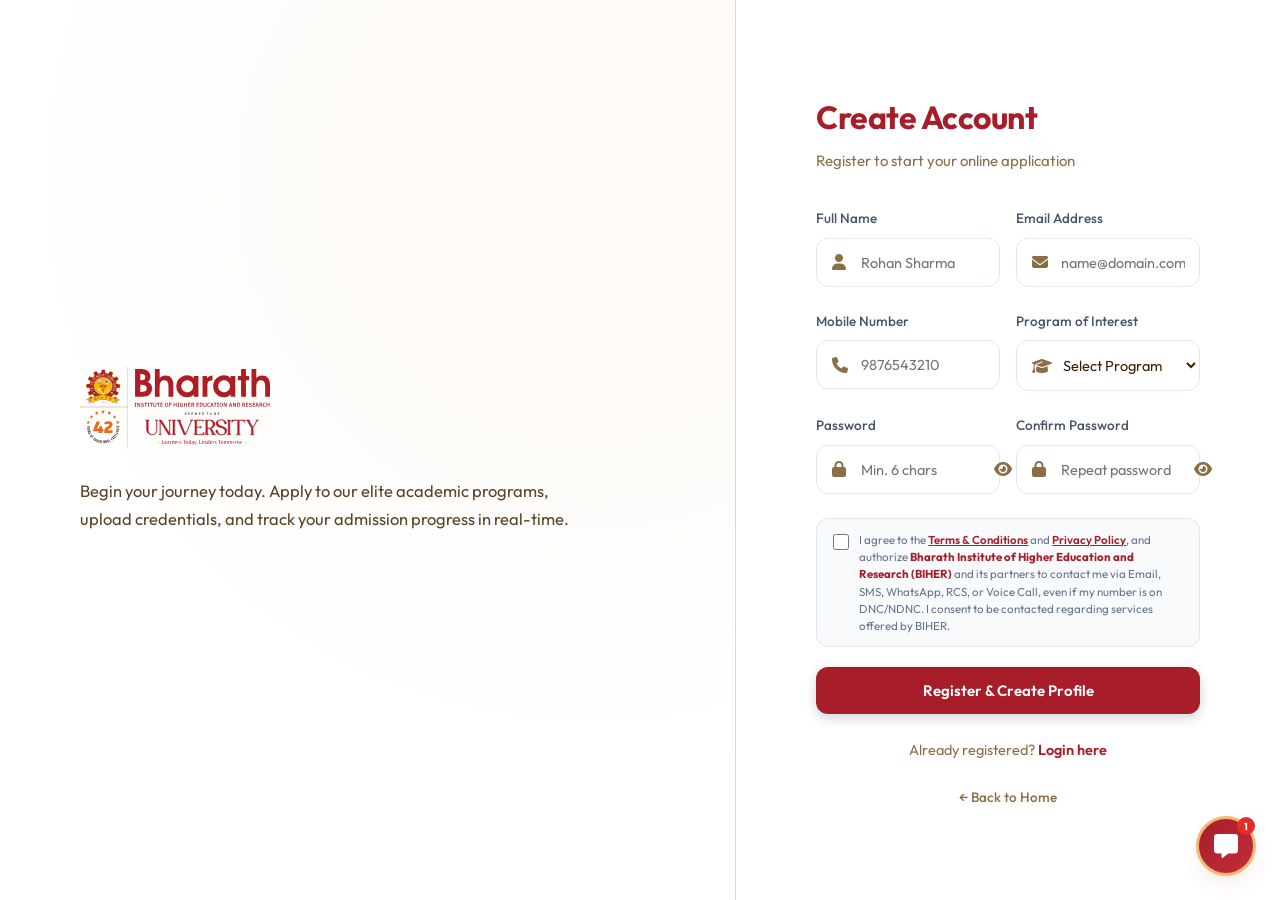
<file: signup.html>
<!DOCTYPE html>
<html lang="en">
<head>
    <meta charset="UTF-8">
    <meta name="viewport" content="width=device-width, initial-scale=1.0">
    <title>Admission Registration | Bharath University (BIHER)</title>
    <meta name="description" content="Register online to apply for undergraduate and postgraduate courses at Bharath University. Secure and quick admission form.">
    <meta name="robots" content="index, follow">
    
    <!-- External Fonts & Icons -->
    <link rel="stylesheet" href="https://cdnjs.cloudflare.com/ajax/libs/font-awesome/6.4.0/css/all.min.css">
    <link rel="stylesheet" href="css/style.css">
</head>
<body style="background-color: var(--bg-white);">

    <!-- SPLIT WINDOW LAYOUT -->
    <div class="auth-split-wrapper">
        
        <!-- Left Panel: Deep Navy Branding -->
        <div class="auth-split-left">
            <div class="auth-split-left-content">
                <a href="index.html">
                    <img src="images/logo.svg" alt="Bharath University Logo" class="auth-split-logo-img">
                </a>
                <p>Begin your journey today. Apply to our elite academic programs, upload credentials, and track your admission progress in real-time.</p>
            </div>
        </div>

        <!-- Right Panel: White Form Container -->
        <div class="auth-split-right" style="padding-top: 40px; padding-bottom: 40px;">
            <div class="auth-split-right-content">
                <h3>Create Account</h3>
                <p class="subtitle">Register to start your online application</p>

                <form id="signupForm" novalidate>
                    <!-- Row 1: Name and Email -->
                    <div class="form-row">
                        <div class="form-group">
                            <label class="form-label" for="fullName">Full Name</label>
                            <div class="input-container">
                                <input class="form-input" type="text" id="fullName" placeholder="Rohan Sharma" required>
                                <i class="fas fa-user"></i>
                            </div>
                            <div class="error-msg" id="fullNameError"></div>
                        </div>

                        <div class="form-group">
                            <label class="form-label" for="email">Email Address</label>
                            <div class="input-container">
                                <input class="form-input" type="email" id="email" placeholder="name@domain.com" required>
                                <i class="fas fa-envelope"></i>
                            </div>
                            <div class="error-msg" id="emailError"></div>
                        </div>
                    </div>

                    <!-- Row 2: Phone and Program -->
                    <div class="form-row">
                        <div class="form-group">
                            <label class="form-label" for="phone">Mobile Number</label>
                            <div class="input-container">
                                <input class="form-input" type="tel" id="phone" placeholder="9876543210" required>
                                <i class="fas fa-phone"></i>
                            </div>
                            <div class="error-msg" id="phoneError"></div>
                        </div>

                        <div class="form-group">
                            <label class="form-label" for="course">Program of Interest</label>
                            <div class="input-container">
                                <select class="form-input" id="course" style="padding-left: 42px;" required>
                                    <option value="" disabled selected>Select Program</option>
                                    <option value="B.Tech Computer Science Engineering">B.Tech Computer Science Engineering</option>
                                    <option value="B.Tech Electronics &amp; Comm. Engineering">B.Tech Electronics &amp; Comm. Engineering</option>
                                    <option value="MBBS - Bachelor of Medicine &amp; Surgery">MBBS - Bachelor of Medicine &amp; Surgery</option>
                                    <option value="BDS - Bachelor of Dental Surgery">BDS - Bachelor of Dental Surgery</option>
                                    <option value="MBA - Master of Business Administration">MBA - Master of Business Administration</option>
                                    <option value="BBA - Bachelor of Business Administration">BBA - Bachelor of Business Administration</option>
                                    <option value="Integrated BA LLB (Hons)">Integrated BA LLB (Hons)</option>
                                </select>
                                <i class="fas fa-graduation-cap"></i>
                            </div>
                            <div class="error-msg" id="courseError"></div>
                        </div>
                    </div>

                    <!-- Row 3: Passwords -->
                    <div class="form-row">
                        <div class="form-group">
                            <label class="form-label" for="password">Password</label>
                            <div class="input-container">
                                <input class="form-input" type="password" id="password" placeholder="Min. 6 chars" required>
                                <i class="fas fa-lock"></i>
                                <button type="button" class="password-toggle" aria-label="Toggle Password Visibility">
                                    <i class="fas fa-eye"></i>
                                </button>
                            </div>
                            <div class="error-msg" id="passwordError"></div>
                        </div>

                        <div class="form-group">
                            <label class="form-label" for="confirmPassword">Confirm Password</label>
                            <div class="input-container">
                                <input class="form-input" type="password" id="confirmPassword" placeholder="Repeat password" required>
                                <i class="fas fa-lock"></i>
                                <button type="button" class="password-toggle" aria-label="Toggle Password Visibility">
                                    <i class="fas fa-eye"></i>
                                </button>
                            </div>
                            <div class="error-msg" id="confirmError"></div>
                        </div>
                    </div>

                    <!-- Legal & VVISM Consent Block -->
                    <div class="consent-container" style="margin-bottom: 20px; border-color: #E2E8F0; background-color: #F8FAFC; padding: 12px 16px;">
                        <div class="consent-checkbox-wrap">
                            <input type="checkbox" id="consentCheckbox" required>
                            <label class="consent-text" for="consentCheckbox" style="font-size: 11.5px; line-height: 1.5; color: #64748B;">
                                I agree to the <a href="terms.html" target="_blank" style="color: var(--primary); font-weight: 600; text-decoration: underline;">Terms &amp; Conditions</a> and <a href="privacy.html" target="_blank" style="color: var(--primary); font-weight: 600; text-decoration: underline;">Privacy Policy</a>, and authorize <strong>Bharath Institute of Higher Education and Research (BIHER)</strong> and its partners to contact me via Email, SMS, WhatsApp, RCS, or Voice Call, even if my number is on DNC/NDNC. I consent to be contacted regarding services offered by BIHER.
                            </label>
                        </div>
                    </div>
                    <div class="error-msg" id="consentError" style="margin-top: -12px; margin-bottom: 24px;"></div>

                    <!-- Submit -->
                    <button type="submit" class="btn btn-primary form-submit" style="margin-bottom: 24px;">Register &amp; Create Profile</button>
                </form>

                <!-- Navigation Options -->
                <div class="form-footer" style="text-align: center; font-size: 14.5px;">
                    <p>Already registered? <a href="login.html">Login here</a></p>
                    <p style="margin-top: 25px; font-size: 13.5px;"><a href="index.html" style="color: var(--text-muted); font-weight: 500;">← Back to Home</a></p>
                </div>
            </div>
        </div>

    </div>

    <!-- INTERACTIVE COUNSELOR CHAT HELPDESK -->
    <div class="chat-widget">

        <button class="chat-trigger" aria-label="Open Counselor Chat Helpdesk">
            <i class="fas fa-comment-alt"></i>
            <span class="chat-badge">1</span>
        </button>
        
        <div class="chat-window">
            <div class="chat-header">
                <h4>BIHER Admission Helpdesk</h4>
                <button class="chat-close" aria-label="Close Chat">&times;</button>
            </div>
            <div class="chat-body">
                <div class="chat-msg bot">Hello! Welcome to the Bharath University Admissions Portal. Ask me anything about our faculties, fees, eligibility, or online application details!</div>
            </div>
            <div class="chat-footer">
                <input type="text" class="chat-input" placeholder="Type your query here...">
                <button class="chat-send" aria-label="Send Message"><i class="fas fa-paper-plane"></i></button>
            </div>
        </div>
    </div>

    <!-- Scripts -->
    <script src="js/main.js"></script>
    <script>
        // Check for URL parameters from index inquiry form
        document.addEventListener('DOMContentLoaded', () => {
            const params = new URLSearchParams(window.location.search);
            const name = params.get('name');
            const email = params.get('email');
            const phone = params.get('phone');
            const course = params.get('course');
            
            if (name) document.getElementById('fullName').value = name;
            if (email) document.getElementById('email').value = email;
            if (phone) document.getElementById('phone').value = phone;
            
            if (course) {
                const select = document.getElementById('course');
                for (let i = 0; i < select.options.length; i++) {
                    if (select.options[i].value.includes(course)) {
                        select.selectedIndex = i;
                        break;
                    }
                }
            }
        });
    </script>
</body>
</html>
</file>
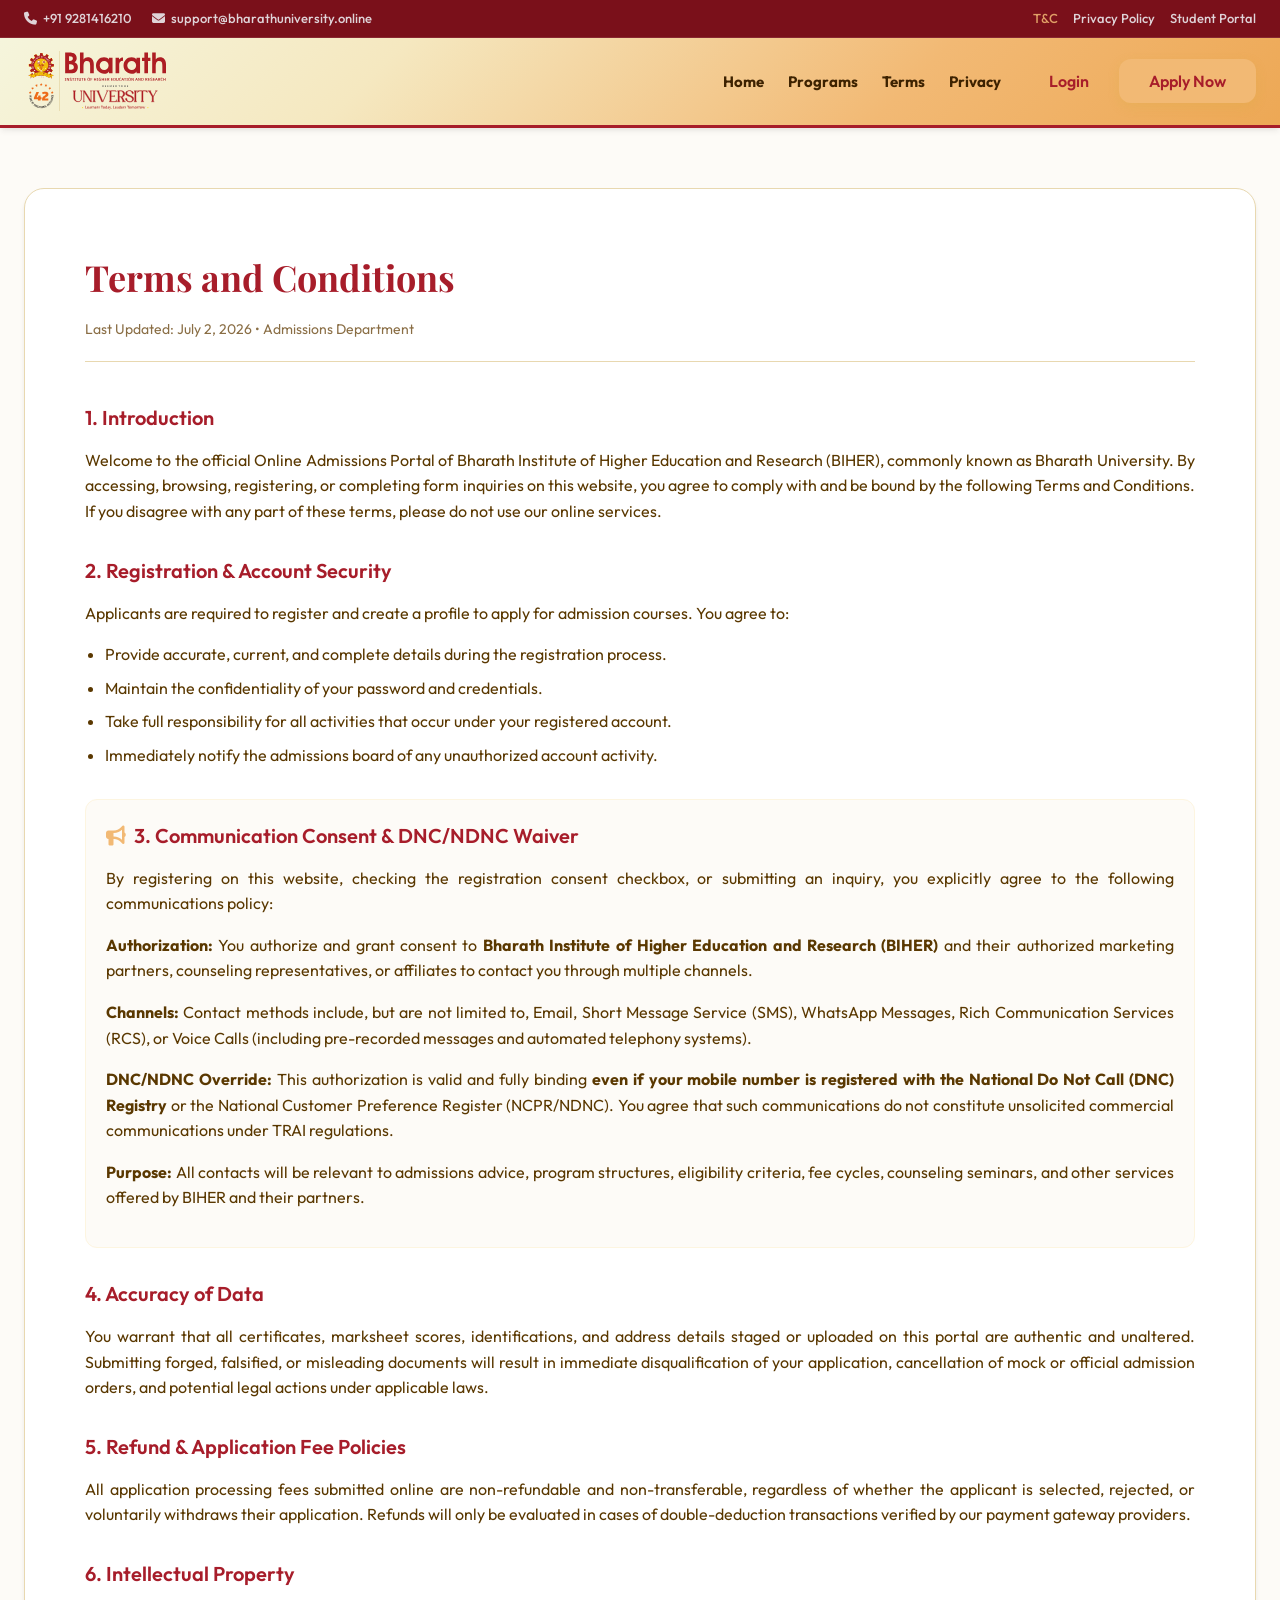
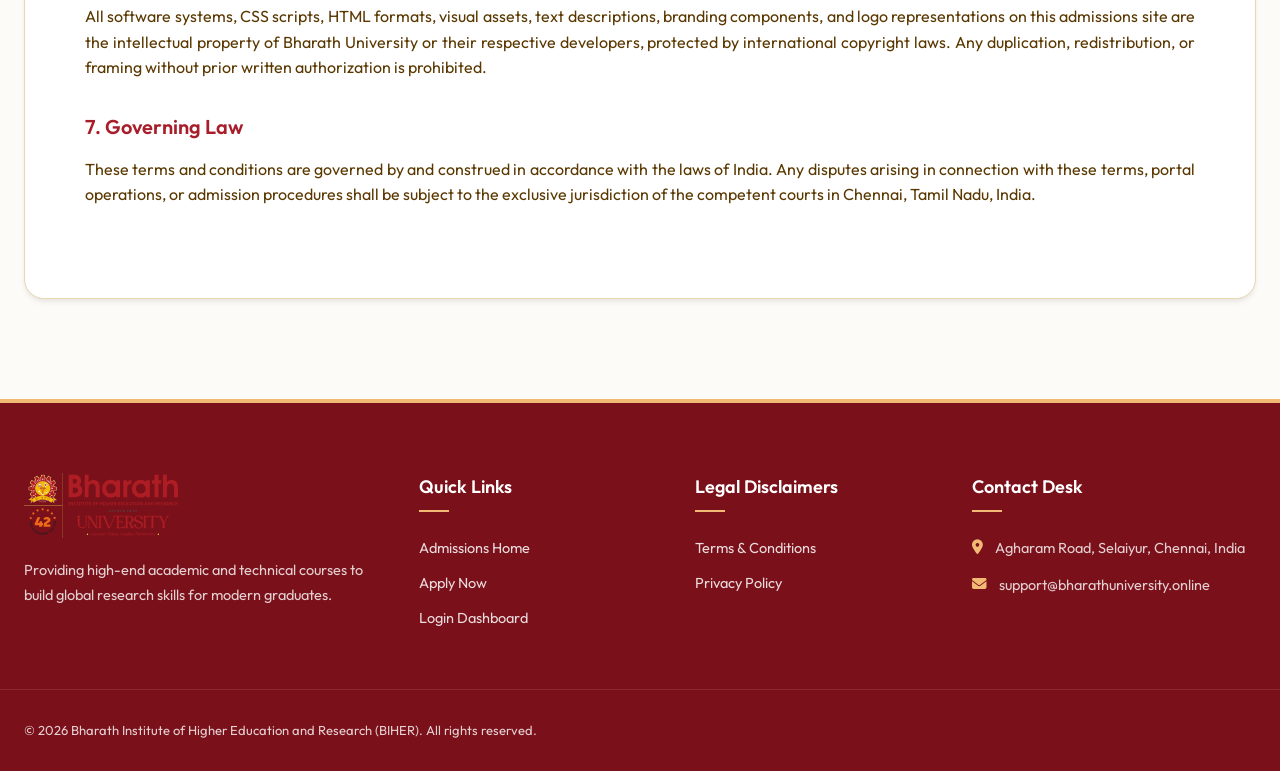
<file: terms.html>
<!DOCTYPE html>
<html lang="en">
<head>
    <meta charset="UTF-8">
    <meta name="viewport" content="width=device-width, initial-scale=1.0">
    <title>Terms &amp; Conditions | Bharath University (BIHER)</title>
    <meta name="description" content="Read the terms and conditions for registering on the admissions portal of Bharath Institute of Higher Education and Research.">
    <meta name="robots" content="index, follow">
    
    <!-- External Fonts & Icons -->
    <link rel="stylesheet" href="https://cdnjs.cloudflare.com/ajax/libs/font-awesome/6.4.0/css/all.min.css">
    <link rel="stylesheet" href="css/style.css">

    <style>
        .menu-toggle {
            display: none;
            color: var(--primary);
            font-size: 28px;
            cursor: pointer;
        }

        @media screen and (max-width: 768px) {
            /* Fix overlapping mini top bar */
            .mini-top-bar .container {
                flex-direction: column !important;
                text-align: center !important;
                gap: 10px !important;
                padding: 10px !important;
            }
            .mini-contact {
                flex-direction: column !important;
                gap: 5px !important;
            }
            .mini-links {
                justify-content: center !important;
                margin-top: 5px !important;
            }

            /* Header and Nav toggle */
            .header-container {
                position: relative;
            }
            .menu-toggle {
                display: block;
            }
            nav {
                display: none !important;
                position: absolute !important;
                top: 100% !important;
                left: 0 !important;
                width: 100% !important;
                height: auto !important;
                background: var(--bg-white) !important;
                flex-direction: column !important;
                padding: 20px !important;
                box-shadow: 0 10px 15px -3px rgba(0,0,0,0.1) !important;
                z-index: 1000 !important;
            }
            nav.active {
                display: flex !important;
            }
            .nav-menu {
                flex-direction: column !important;
                width: 100% !important;
            }
            .nav-actions {
                flex-direction: column !important;
                width: 100% !important;
            }
            
            /* Footer Fixes */
            .footer-contact-list li {
                flex-direction: column !important;
                align-items: center !important;
                text-align: center !important;
            }
            .footer-grid {
                grid-template-columns: 1fr !important;
                text-align: center !important;
            }
        }
    </style>
</head>
<body>

    <!-- MINI TOP BAR -->
    <div class="mini-top-bar">
        <div class="container">
            <div class="mini-contact">
                <a href="tel:+919281416210"><i class="fas fa-phone"></i> +91 9281416210</a>
                <a href="mailto:support@bharathuniversity.online"><i class="fas fa-envelope"></i> support@bharathuniversity.online</a>
            </div>
            <div class="mini-links">
                <a href="terms.html" class="text-gold">T&amp;C</a>
                <a href="privacy.html">Privacy Policy</a>
                <a href="login.html">Student Portal</a>
            </div>
        </div>
    </div>

    <!-- MAIN HEADER -->
    <header>
        <div class="container header-container">
            <a href="index.html" class="logo-img-link">
                <img src="images/logo.svg" alt="Bharath University Logo" class="header-logo">
            </a>
            
            <div class="menu-toggle" id="mobile-menu">
                <i class="fas fa-bars"></i>
            </div>

            <nav id="nav-links">
                <ul class="nav-menu">
                    <li><a href="index.html">Home</a></li>
                    <li><a href="index.html#programs">Programs</a></li>
                    <li><a href="terms.html" class="active">Terms</a></li>
                    <li><a href="privacy.html">Privacy</a></li>
                </ul>
                <div class="nav-actions">
                    <a href="login.html" class="btn btn-text">Login</a>
                    <a href="signup.html" class="btn btn-secondary">Apply Now</a>
                </div>
            </nav>
        </div>
    </header>

    <!-- TERMS CONTENT -->
    <main class="doc-page">
        <div class="container">
            <div class="doc-wrapper">
                <h2>Terms and Conditions</h2>
                <div class="doc-meta">Last Updated: July 2, 2026 • Admissions Department</div>

                <div class="doc-section">
                    <h3>1. Introduction</h3>
                    <p>Welcome to the official Online Admissions Portal of Bharath Institute of Higher Education and Research (BIHER), commonly known as Bharath University. By accessing, browsing, registering, or completing form inquiries on this website, you agree to comply with and be bound by the following Terms and Conditions. If you disagree with any part of these terms, please do not use our online services.</p>
                </div>

                <div class="doc-section">
                    <h3>2. Registration &amp; Account Security</h3>
                    <p>Applicants are required to register and create a profile to apply for admission courses. You agree to:</p>
                    <ul>
                        <li>Provide accurate, current, and complete details during the registration process.</li>
                        <li>Maintain the confidentiality of your password and credentials.</li>
                        <li>Take full responsibility for all activities that occur under your registered account.</li>
                        <li>Immediately notify the admissions board of any unauthorized account activity.</li>
                    </ul>
                </div>

                <div class="doc-section" style="border: 1.5px solid var(--secondary-light); padding: 20px; border-radius: var(--radius-md); background-color: var(--bg-light);">
                    <h3 style="color: var(--primary);"><i class="fas fa-bullhorn" style="color: var(--secondary); margin-right: 8px;"></i>3. Communication Consent &amp; DNC/NDNC Waiver</h3>
                    <p>By registering on this website, checking the registration consent checkbox, or submitting an inquiry, you explicitly agree to the following communications policy:</p>
                    <p><strong>Authorization:</strong> You authorize and grant consent to <strong>Bharath Institute of Higher Education and Research (BIHER)</strong> and their authorized marketing partners, counseling representatives, or affiliates to contact you through multiple channels.</p>
                    <p><strong>Channels:</strong> Contact methods include, but are not limited to, Email, Short Message Service (SMS), WhatsApp Messages, Rich Communication Services (RCS), or Voice Calls (including pre-recorded messages and automated telephony systems).</p>
                    <p><strong>DNC/NDNC Override:</strong> This authorization is valid and fully binding <strong>even if your mobile number is registered with the National Do Not Call (DNC) Registry</strong> or the National Customer Preference Register (NCPR/NDNC). You agree that such communications do not constitute unsolicited commercial communications under TRAI regulations.</p>
                    <p><strong>Purpose:</strong> All contacts will be relevant to admissions advice, program structures, eligibility criteria, fee cycles, counseling seminars, and other services offered by BIHER and their partners.</p>
                </div>

                <div class="doc-section">
                    <h3>4. Accuracy of Data</h3>
                    <p>You warrant that all certificates, marksheet scores, identifications, and address details staged or uploaded on this portal are authentic and unaltered. Submitting forged, falsified, or misleading documents will result in immediate disqualification of your application, cancellation of mock or official admission orders, and potential legal actions under applicable laws.</p>
                </div>

                <div class="doc-section">
                    <h3>5. Refund &amp; Application Fee Policies</h3>
                    <p>All application processing fees submitted online are non-refundable and non-transferable, regardless of whether the applicant is selected, rejected, or voluntarily withdraws their application. Refunds will only be evaluated in cases of double-deduction transactions verified by our payment gateway providers.</p>
                </div>

                <div class="doc-section">
                    <h3>6. Intellectual Property</h3>
                    <p>All software systems, CSS scripts, HTML formats, visual assets, text descriptions, branding components, and logo representations on this admissions site are the intellectual property of Bharath University or their respective developers, protected by international copyright laws. Any duplication, redistribution, or framing without prior written authorization is prohibited.</p>
                </div>

                <div class="doc-section">
                    <h3>7. Governing Law</h3>
                    <p>These terms and conditions are governed by and construed in accordance with the laws of India. Any disputes arising in connection with these terms, portal operations, or admission procedures shall be subject to the exclusive jurisdiction of the competent courts in Chennai, Tamil Nadu, India.</p>
                </div>
            </div>
        </div>
    </main>

    <!-- FOOTER -->
    <footer>
        <div class="container footer-grid">
            <div class="footer-col">
                <a href="index.html" class="logo-img-link" style="display: block; margin-bottom: 20px;">
                    <img src="images/logo.svg" alt="Bharath University Logo" class="footer-logo">
                </a>
                <p>Providing high-end academic and technical courses to build global research skills for modern graduates.</p>
            </div>

            <div class="footer-col">
                <h3>Quick Links</h3>
                <ul class="footer-links">
                    <li><a href="index.html">Admissions Home</a></li>
                    <li><a href="signup.html">Apply Now</a></li>
                    <li><a href="login.html">Login Dashboard</a></li>
                </ul>
            </div>

            <div class="footer-col">
                <h3>Legal Disclaimers</h3>
                <ul class="footer-links">
                    <li><a href="terms.html">Terms &amp; Conditions</a></li>
                    <li><a href="privacy.html">Privacy Policy</a></li>
                </ul>
            </div>

            <div class="footer-col">
                <h3>Contact Desk</h3>
                <ul class="footer-contact-list">
                    <li><i class="fas fa-map-marker-alt"></i> Agharam Road, Selaiyur, Chennai, India</li>
                    <li><i class="fas fa-envelope"></i> support@bharathuniversity.online</li>
                </ul>
            </div>
        </div>

        <div class="container footer-bottom">
            <p>&copy; 2026 Bharath Institute of Higher Education and Research (BIHER). All rights reserved.</p>
        </div>
    </footer>

    <!-- Scripts -->
    <script src="js/main.js"></script>
    <script>
        // Mobile Menu Toggle
        document.getElementById('mobile-menu').addEventListener('click', function() {
            document.getElementById('nav-links').classList.toggle('active');
        });
    </script>
</body>
</html>
</file>
<file: css/style.css>
@import url('https://fonts.googleapis.com/css2?family=Outfit:wght@300;400;500;600;700;800&family=Playfair+Display:ital,wght@0,600;0,700;1,500&display=swap');

:root {
    /* Color Tokens based on Bharath University screenshot */
    --primary: #A71D2A; /* Maroon Red */
    --primary-light: #C22D3B;
    --primary-dark: #7A101A;
    --primary-rgb: 167, 29, 42;
    
    --secondary: #F2B974; /* Warm Gold / Amber */
    --secondary-hover: #E3A456;
    --secondary-light: #FDF5E0;
    --secondary-rgb: 242, 185, 116;

    --accent: #E52D27; /* Crimson Red */
    --success: #2F855A;
    --success-light: #DEF7EC;
    
    --bg-light: #FDFBF7; /* Very warm light beige */
    --bg-white: #FFFFFF;
    
    --text-dark: #3D2200; /* Dark brown for a warm theme */
    --text-mid: #5A3800;
    --text-muted: #8A6E45;
    --text-light: #F1F5F9;

    --border: #E8D8B0; /* Pale gold border */
    --border-hover: #D4C094;
    
    /* Effects and Spacing */
    --shadow-sm: 0 1px 3px rgba(0, 0, 0, 0.05), 0 1px 2px rgba(0, 0, 0, 0.03);
    --shadow-md: 0 4px 6px -1px rgba(0, 0, 0, 0.07), 0 2px 4px -1px rgba(0, 0, 0, 0.04);
    --shadow-lg: 0 10px 25px -5px rgba(167, 29, 42, 0.1), 0 8px 10px -6px rgba(167, 29, 42, 0.05);
    --shadow-premium: 0 20px 40px -15px rgba(167, 29, 42, 0.15);
    
    --transition: all 0.3s cubic-bezier(0.4, 0, 0.2, 1);
    --transition-fast: all 0.15s ease-out;
    --radius-sm: 6px;
    --radius-md: 12px;
    --radius-lg: 20px;
    
    /* Layout heights */
    --header-height: 90px;
}

/* Reset and Core Styles */
* {
    margin: 0;
    padding: 0;
    box-sizing: border-box;
}

html {
    scroll-behavior: smooth;
    height: -webkit-fill-available;
}

body {
    font-family: 'Outfit', sans-serif;
    background-color: var(--bg-light);
    color: var(--text-dark);
    line-height: 1.6;
    min-height: 100vh;
    min-height: -webkit-fill-available;
    display: flex;
    flex-direction: column;
    overflow-x: hidden;
}

a {
    color: inherit;
    text-decoration: none;
    transition: var(--transition-fast);
}

button, input, select, textarea {
    font-family: inherit;
    font-size: inherit;
}

/* Scrollbar styling */
::-webkit-scrollbar {
    width: 8px;
}
::-webkit-scrollbar-track {
    background: var(--bg-light);
}
::-webkit-scrollbar-thumb {
    background: var(--text-muted);
    border-radius: var(--radius-sm);
}
::-webkit-scrollbar-thumb:hover {
    background: var(--primary-light);
}

/* ──── CONTAINER & UTILITIES ──── */
.container {
    width: 100%;
    max-width: 1280px;
    margin: 0 auto;
    padding: 0 24px;
}

.text-center { text-align: center; }
.text-gold { color: var(--secondary); }
.text-navy { color: var(--primary); }
.text-muted { color: var(--text-muted); }

.flex-center {
    display: flex;
    align-items: center;
    justify-content: center;
}

/* ──── BUTTONS ──── */
.btn {
    display: inline-flex;
    align-items: center;
    justify-content: center;
    gap: 8px;
    padding: 12px 28px;
    font-weight: 600;
    border-radius: var(--radius-md);
    cursor: pointer;
    transition: var(--transition);
    border: 2px solid transparent;
    line-height: 1;
}

.btn-primary {
    background: var(--primary);
    color: var(--bg-white);
    box-shadow: 0 4px 12px rgba(10, 37, 64, 0.2);
}

.btn-primary:hover {
    background: var(--primary-light);
    transform: translateY(-2px);
    box-shadow: 0 6px 20px rgba(10, 37, 64, 0.3);
}

.btn-secondary {
    background: var(--secondary);
    color: var(--primary);
    box-shadow: 0 4px 12px rgba(212, 175, 55, 0.2);
}

.btn-secondary:hover {
    background: var(--secondary-hover);
    transform: translateY(-2px);
    box-shadow: 0 6px 20px rgba(212, 175, 55, 0.35);
}

.btn-outline {
    background: transparent;
    border-color: var(--primary);
    color: var(--primary);
}

.btn-outline:hover {
    background: rgba(10, 37, 64, 0.05);
    transform: translateY(-2px);
}

.btn-text {
    background: transparent;
    color: var(--primary);
    padding: 8px 16px;
}

.btn-text:hover {
    color: var(--secondary-hover);
}

/* ──── TOP MINI BAR ──── */
.mini-top-bar {
    background: var(--primary-dark);
    color: var(--text-light);
    font-size: 13px;
    font-weight: 500;
    padding: 8px 0;
    border-bottom: 1px solid rgba(255, 255, 255, 0.1);
}

.mini-top-bar .container {
    display: flex;
    justify-content: space-between;
    align-items: center;
}

.mini-contact {
    display: flex;
    gap: 20px;
}

.mini-contact a {
    display: flex;
    align-items: center;
    gap: 6px;
    color: var(--text-light);
    opacity: 0.85;
}

.mini-contact a:hover {
    opacity: 1;
    color: var(--secondary);
}

.mini-links {
    display: flex;
    gap: 15px;
}

.mini-links a {
    opacity: 0.85;
}

.mini-links a:hover {
    opacity: 1;
    color: var(--secondary);
}

/* ──── STICKY HEADER ──── */
header {
    background: linear-gradient(135deg, #F5F5DC 0%, #f5e8c0 30%, #F2B974 70%, #eda855 100%);
    box-shadow: var(--shadow-md);
    position: sticky;
    top: 0;
    z-index: 1000;
    height: var(--header-height);
    display: flex;
    align-items: center;
    border-bottom: 3.5px solid var(--primary);
}

.header-container {
    display: flex;
    justify-content: space-between;
    align-items: center;
    width: 100%;
}

.logo-container {
    display: flex;
    align-items: center;
    gap: 12px;
}

.logo-icon {
    width: 48px;
    height: 48px;
    background: linear-gradient(135deg, var(--primary) 0%, var(--primary-light) 100%);
    border-radius: 50%;
    display: flex;
    align-items: center;
    justify-content: center;
    border: 2px solid var(--secondary);
    box-shadow: var(--shadow-sm);
    color: var(--secondary);
    font-weight: 800;
    font-size: 20px;
}

.logo-text h1 {
    font-size: 18px;
    font-weight: 800;
    color: var(--primary);
    line-height: 1.1;
    letter-spacing: -0.5px;
}

.logo-text span {
    font-size: 11px;
    color: var(--text-muted);
    font-weight: 500;
    text-transform: uppercase;
    letter-spacing: 1px;
}

nav {
    display: flex;
    align-items: center;
    gap: 30px;
}

.nav-menu {
    display: flex;
    list-style: none;
    gap: 24px;
}

.nav-menu a {
    font-weight: 700;
    color: var(--text-dark);
    font-size: 15px;
    position: relative;
    padding: 8px 0;
}

.nav-menu a::after {
    content: '';
    position: absolute;
    bottom: 0;
    left: 0;
    width: 0;
    height: 3.5px;
    background: var(--primary);
    transition: var(--transition);
}

.nav-menu a:hover::after {
    width: 100%;
}

.nav-actions {
    display: flex;
    align-items: center;
    gap: 12px;
}

/* Mobile Nav Toggle */
.mobile-toggle {
    display: none;
    flex-direction: column;
    justify-content: space-between;
    width: 24px;
    height: 18px;
    background: transparent;
    border: none;
    cursor: pointer;
    z-index: 1001;
}

.mobile-toggle span {
    width: 100%;
    height: 2px;
    background-color: var(--primary);
    border-radius: 2px;
    transition: var(--transition);
}

.mobile-toggle.active span:nth-child(1) {
    transform: translateY(8px) rotate(45deg);
}

.mobile-toggle.active span:nth-child(2) {
    opacity: 0;
}

.mobile-toggle.active span:nth-child(3) {
    transform: translateY(-8px) rotate(-45deg);
}

/* ──── HERO SECTION ──── */
.hero {
    background: linear-gradient(135deg, rgba(10, 37, 64, 0.95) 0%, rgba(5, 19, 33, 0.98) 100%), 
                url('../images/hero_bg.jpg') center/cover no-repeat;
    color: var(--bg-white);
    padding: 100px 0;
    min-height: calc(100vh - var(--header-height) - 39px);
    display: flex;
    align-items: center;
    position: relative;
    overflow: hidden;
}

.hero::before {
    content: '';
    position: absolute;
    inset: 0;
    background: radial-gradient(circle at 70% 30%, rgba(212, 175, 55, 0.15) 0%, transparent 60%);
    pointer-events: none;
}

.hero-grid {
    display: grid;
    grid-template-columns: 1.2fr 0.8fr;
    gap: 60px;
    align-items: center;
    position: relative;
    z-index: 1;
}

.hero-content {
    animation: slideUp 0.8s ease-out;
}

.badge {
    background: rgba(212, 175, 55, 0.15);
    border: 1px solid var(--secondary);
    color: var(--secondary);
    padding: 6px 14px;
    border-radius: 20px;
    font-size: 13px;
    font-weight: 600;
    display: inline-flex;
    margin-bottom: 24px;
    letter-spacing: 0.5px;
    text-transform: uppercase;
}

.hero-content h2 {
    font-family: 'Playfair Display', serif;
    font-size: 48px;
    line-height: 1.2;
    margin-bottom: 20px;
    font-weight: 700;
}

.hero-content p {
    font-size: 18px;
    opacity: 0.9;
    margin-bottom: 35px;
    max-width: 600px;
}

.hero-buttons {
    display: flex;
    gap: 16px;
    margin-bottom: 40px;
}

.stats-grid {
    display: grid;
    grid-template-columns: repeat(3, 1fr);
    gap: 20px;
    border-top: 1px solid rgba(255, 255, 255, 0.15);
    padding-top: 30px;
}

.stat-item h3 {
    font-size: 28px;
    color: var(--secondary);
    font-weight: 700;
}

.stat-item p {
    font-size: 13px;
    opacity: 0.75;
    margin-bottom: 0;
}

/* Card glassmorphism style (used in login, signup, home cards) */
.glass-card {
    background: rgba(255, 255, 255, 0.92);
    backdrop-filter: blur(16px);
    border: 1px solid rgba(255, 255, 255, 0.5);
    border-radius: var(--radius-lg);
    padding: 40px;
    box-shadow: var(--shadow-premium);
    animation: fadeIn 1s ease-out;
}

/* Quick Inquiry / Sign Up widget on Hero */
.hero-widget {
    animation: slideUp 0.8s cubic-bezier(0.16, 1, 0.3, 1);
}

.hero-widget h3 {
    font-size: 22px;
    margin-bottom: 8px;
    color: var(--primary);
}

.hero-widget p {
    color: var(--text-muted);
    font-size: 14px;
    margin-bottom: 24px;
}

/* ──── AUTH PAGES (LOGIN / SIGNUP) ──── */
.auth-page {
    background: radial-gradient(circle at 10% 20%, rgba(10, 37, 64, 0.05) 0%, rgba(10, 37, 64, 0.01) 90%);
    flex: 1;
    display: flex;
    align-items: center;
    justify-content: center;
    padding: 60px 0;
}

.auth-card {
    width: 100%;
    max-width: 580px;
}

.auth-header {
    text-align: center;
    margin-bottom: 30px;
}

.auth-header .logo-icon {
    margin: 0 auto 16px auto;
}

.auth-header h2 {
    font-size: 26px;
    color: var(--primary);
    font-weight: 700;
}

.auth-header p {
    color: var(--text-muted);
    font-size: 14px;
}

/* Form Styles */
.form-group {
    margin-bottom: 20px;
    position: relative;
}

.form-row {
    display: grid;
    grid-template-columns: 1fr 1fr;
    gap: 16px;
}

.form-label {
    display: block;
    margin-bottom: 6px;
    font-weight: 500;
    font-size: 14px;
    color: var(--text-mid);
}

.input-container {
    position: relative;
}

.input-container i {
    position: absolute;
    left: 14px;
    top: 50%;
    transform: translateY(-50%);
    color: var(--text-muted);
    transition: var(--transition-fast);
}

.form-input {
    width: 100%;
    padding: 12px 14px 12px 42px;
    border: 1.5px solid var(--border);
    border-radius: var(--radius-md);
    background-color: var(--bg-white);
    color: var(--text-dark);
    font-size: 15px;
    transition: var(--transition);
    outline: none;
}

.form-input:focus {
    border-color: var(--primary);
    box-shadow: 0 0 0 4px rgba(10, 37, 64, 0.1);
}

.form-input:focus + i {
    color: var(--primary);
}

.password-toggle {
    position: absolute;
    right: 14px;
    top: 50%;
    transform: translateY(-50%);
    background: none;
    border: none;
    cursor: pointer;
    color: var(--text-muted);
    padding: 4px;
}

.password-toggle:hover {
    color: var(--primary);
}

.form-actions {
    display: flex;
    justify-content: space-between;
    align-items: center;
    margin-bottom: 24px;
    font-size: 14px;
}

.checkbox-label {
    display: flex;
    align-items: flex-start;
    gap: 8px;
    cursor: pointer;
    color: var(--text-mid);
    font-weight: 400;
}

.checkbox-label input[type="checkbox"] {
    margin-top: 4px;
    accent-color: var(--primary);
}

.forgot-link {
    color: var(--primary);
    font-weight: 500;
}

.forgot-link:hover {
    color: var(--secondary-hover);
}

.form-submit {
    width: 100%;
    padding: 14px;
    font-size: 16px;
    margin-bottom: 24px;
}

/* Consent Block Specifics */
.consent-container {
    background-color: #F8FAFC;
    border: 1px solid var(--border);
    border-radius: var(--radius-md);
    padding: 16px;
    margin-bottom: 24px;
    max-height: 180px;
    overflow-y: auto;
    font-size: 12.5px;
    line-height: 1.5;
    color: var(--text-mid);
    box-shadow: inset 0 2px 4px rgba(0, 0, 0, 0.02);
}

.consent-checkbox-wrap {
    display: flex;
    align-items: flex-start;
    gap: 10px;
}

.consent-checkbox-wrap input {
    margin-top: 3px;
    flex-shrink: 0;
    width: 16px;
    height: 16px;
    accent-color: var(--primary);
}

.consent-text {
    cursor: pointer;
    user-select: none;
}

.consent-text strong {
    color: var(--primary);
}

.form-footer {
    text-align: center;
    font-size: 14px;
    color: var(--text-muted);
}

.form-footer a {
    color: var(--primary);
    font-weight: 600;
}

.form-footer a:hover {
    color: var(--secondary-hover);
}

/* Validation styling */
.error-msg {
    color: var(--accent);
    font-size: 12px;
    margin-top: 4px;
    font-weight: 500;
    display: none;
}

.form-input.invalid {
    border-color: var(--accent);
    background-color: #FFF5F5;
}

.form-input.invalid:focus {
    box-shadow: 0 0 0 4px rgba(229, 62, 98, 0.1);
}

/* ──── MOCK STUDENT DASHBOARD ──── */
.dashboard-grid {
    display: grid;
    grid-template-columns: 280px 1fr;
    min-height: calc(100vh - var(--header-height));
}

.dash-sidebar {
    background-color: var(--primary);
    color: var(--bg-white);
    padding: 30px 20px;
    display: flex;
    flex-direction: column;
}

.user-profile-summary {
    text-align: center;
    padding-bottom: 30px;
    border-bottom: 1px solid rgba(255, 255, 255, 0.1);
    margin-bottom: 30px;
}

.profile-avatar {
    width: 80px;
    height: 80px;
    background: var(--secondary);
    color: var(--primary);
    border-radius: 50%;
    margin: 0 auto 16px auto;
    font-size: 32px;
    font-weight: 700;
    display: flex;
    align-items: center;
    justify-content: center;
    border: 3px solid rgba(255, 255, 255, 0.2);
}

.profile-name {
    font-size: 18px;
    font-weight: 600;
}

.profile-email {
    font-size: 13px;
    opacity: 0.7;
    margin-top: 4px;
}

.dash-nav {
    list-style: none;
    display: flex;
    flex-direction: column;
    gap: 8px;
}

.dash-nav-link {
    display: flex;
    align-items: center;
    gap: 12px;
    padding: 12px 16px;
    border-radius: var(--radius-md);
    font-weight: 500;
    color: rgba(255, 255, 255, 0.85);
    transition: var(--transition-fast);
}

.dash-nav-link:hover, .dash-nav-link.active {
    background: rgba(255, 255, 255, 0.1);
    color: var(--secondary);
}

.dash-logout {
    margin-top: auto;
    border-top: 1px solid rgba(255, 255, 255, 0.1);
    padding-top: 20px;
}

.dash-content {
    padding: 40px;
    overflow-y: auto;
}

.dash-header {
    display: flex;
    justify-content: space-between;
    align-items: center;
    margin-bottom: 30px;
}

.dash-header h2 {
    font-size: 28px;
    color: var(--primary);
    font-weight: 700;
}

/* Card Decks on Dash */
.dash-card-grid {
    display: grid;
    grid-template-columns: repeat(3, 1fr);
    gap: 24px;
    margin-bottom: 40px;
}

.dash-stat-card {
    background: var(--bg-white);
    border-radius: var(--radius-md);
    padding: 24px;
    box-shadow: var(--shadow-sm);
    border: 1px solid var(--border);
    display: flex;
    align-items: center;
    gap: 20px;
}

.dash-stat-icon {
    width: 54px;
    height: 54px;
    border-radius: var(--radius-md);
    background-color: rgba(10, 37, 64, 0.05);
    color: var(--primary);
    font-size: 22px;
    display: flex;
    align-items: center;
    justify-content: center;
}

.dash-stat-icon.gold {
    background-color: rgba(212, 175, 55, 0.1);
    color: var(--secondary-hover);
}

.dash-stat-card h4 {
    font-size: 14px;
    color: var(--text-muted);
    font-weight: 500;
}

.dash-stat-card .value {
    font-size: 22px;
    font-weight: 700;
    color: var(--text-dark);
}

/* Track Admission Process */
.admission-track-card {
    background: var(--bg-white);
    border-radius: var(--radius-md);
    padding: 30px;
    box-shadow: var(--shadow-sm);
    border: 1px solid var(--border);
    margin-bottom: 40px;
}

.admission-track-card h3 {
    font-size: 18px;
    color: var(--primary);
    margin-bottom: 24px;
    font-weight: 700;
}

.progress-track {
    display: flex;
    justify-content: space-between;
    position: relative;
    margin-bottom: 20px;
}

.progress-track::before {
    content: '';
    position: absolute;
    top: 15px;
    left: 40px;
    right: 40px;
    height: 4px;
    background: var(--border);
    z-index: 1;
}

.progress-bar-fill {
    position: absolute;
    top: 15px;
    left: 40px;
    width: 66%; /* Shows progress to phase 3 */
    height: 4px;
    background: var(--secondary);
    z-index: 2;
}

.step-node {
    display: flex;
    flex-direction: column;
    align-items: center;
    z-index: 3;
    position: relative;
}

.node-bullet {
    width: 32px;
    height: 32px;
    border-radius: 50%;
    background-color: var(--bg-white);
    border: 3px solid var(--border);
    display: flex;
    align-items: center;
    justify-content: center;
    font-size: 12px;
    font-weight: 700;
    color: var(--text-muted);
    transition: var(--transition);
}

.step-node.completed .node-bullet {
    background-color: var(--success);
    border-color: var(--success);
    color: var(--bg-white);
}

.step-node.active .node-bullet {
    border-color: var(--secondary);
    color: var(--primary);
    box-shadow: 0 0 0 4px rgba(212, 175, 55, 0.2);
}

.node-label {
    margin-top: 10px;
    font-size: 13px;
    font-weight: 600;
    color: var(--text-mid);
}

.step-node.completed .node-label {
    color: var(--success);
}

.step-node.active .node-label {
    color: var(--primary);
}

/* ──── DOCUMENT LEGAL PAGES (TERMS & PRIVACY) ──── */
.doc-page {
    padding: 60px 0 100px 0;
}

.doc-wrapper {
    background: var(--bg-white);
    border-radius: var(--radius-lg);
    box-shadow: var(--shadow-md);
    border: 1px solid var(--border);
    padding: 60px;
}

.doc-wrapper h2 {
    font-family: 'Playfair Display', serif;
    font-size: 36px;
    color: var(--primary);
    margin-bottom: 12px;
    font-weight: 700;
}

.doc-meta {
    font-size: 14px;
    color: var(--text-muted);
    margin-bottom: 40px;
    padding-bottom: 20px;
    border-bottom: 1px solid var(--border);
}

.doc-section {
    margin-bottom: 30px;
}

.doc-section h3 {
    font-size: 20px;
    color: var(--primary);
    margin-bottom: 14px;
    font-weight: 600;
}

.doc-section p {
    color: var(--text-mid);
    margin-bottom: 16px;
    text-align: justify;
}

.doc-section ul {
    margin-left: 20px;
    margin-bottom: 16px;
    color: var(--text-mid);
}

.doc-section li {
    margin-bottom: 8px;
}

/* ──── FOOTER ──── */
footer {
    background-color: var(--primary-dark);
    color: rgba(255, 255, 255, 0.8);
    padding: 70px 0 30px 0;
    margin-top: auto;
    font-size: 14.5px;
    border-top: 4px solid var(--secondary);
}

.footer-grid {
    display: grid;
    grid-template-columns: 1.5fr 1fr 1fr 1.2fr;
    gap: 40px;
    margin-bottom: 60px;
}

.footer-col h3 {
    color: var(--bg-white);
    font-size: 18px;
    margin-bottom: 24px;
    font-weight: 600;
    position: relative;
    padding-bottom: 10px;
}

.footer-col h3::after {
    content: '';
    position: absolute;
    bottom: 0;
    left: 0;
    width: 30px;
    height: 2px;
    background: var(--secondary);
}

.footer-col p {
    line-height: 1.7;
    margin-bottom: 20px;
}

.footer-links {
    list-style: none;
    display: flex;
    flex-direction: column;
    gap: 12px;
}

.footer-links a {
    color: rgba(255, 255, 255, 0.85);
}

.footer-links a:hover {
    color: var(--secondary);
    padding-left: 6px;
}

.footer-contact-list {
    list-style: none;
    display: flex;
    flex-direction: column;
    gap: 14px;
}

.footer-contact-list li {
    display: flex;
    align-items: flex-start;
    gap: 12px;
}

.footer-contact-list i {
    color: var(--secondary);
    margin-top: 4px;
}

.social-links {
    display: flex;
    gap: 12px;
    margin-top: 20px;
}

.social-btn {
    width: 36px;
    height: 36px;
    border-radius: 50%;
    background-color: rgba(255, 255, 255, 0.08);
    display: flex;
    align-items: center;
    justify-content: center;
    color: var(--bg-white);
    transition: var(--transition-fast);
}

.social-btn:hover {
    background-color: var(--secondary);
    color: var(--primary);
    transform: translateY(-2px);
}

.footer-bottom {
    border-top: 1px solid rgba(255, 255, 255, 0.1);
    padding-top: 30px;
    display: flex;
    justify-content: space-between;
    align-items: center;
    font-size: 13px;
}

.footer-bottom-links {
    display: flex;
    gap: 20px;
}

.footer-bottom-links a:hover {
    color: var(--secondary);
}

/* ──── ANIMATIONS ──── */
@keyframes fadeIn {
    from { opacity: 0; }
    to { opacity: 1; }
}

@keyframes slideUp {
    from {
        opacity: 0;
        transform: translateY(20px);
    }
    to {
        opacity: 1;
        transform: translateY(0);
    }
}

/* ──── RESPONSIVE MEDIA QUERIES ──── */
@media (max-width: 1024px) {
    .hero-grid {
        grid-template-columns: 1fr;
        gap: 50px;
        text-align: center;
    }
    .hero-content p {
        margin-left: auto;
        margin-right: auto;
    }
    .hero-buttons {
        justify-content: center;
    }
    .stats-grid {
        max-width: 600px;
        margin: 0 auto;
    }
    .footer-grid {
        grid-template-columns: 1fr 1fr;
        gap: 30px;
    }
    .dashboard-grid {
        grid-template-columns: 1fr;
    }
    .dash-sidebar {
        flex-direction: row;
        align-items: center;
        justify-content: space-between;
        padding: 20px;
        border-bottom: 2px solid var(--secondary);
    }
    .user-profile-summary {
        margin-bottom: 0;
        padding-bottom: 0;
        border-bottom: none;
        display: flex;
        align-items: center;
        gap: 16px;
        text-align: left;
    }
    .profile-avatar {
        width: 50px;
        height: 50px;
        margin: 0;
        font-size: 20px;
    }
    .dash-nav {
        flex-direction: row;
        flex-wrap: wrap;
    }
    .dash-logout {
        margin-top: 0;
        padding-top: 0;
        border-top: none;
    }
}

@media (max-width: 1024px) {
    nav {
        position: fixed;
        top: var(--header-height);
        left: -100%;
        width: 100%;
        height: calc(100vh - var(--header-height));
        background: var(--bg-white);
        flex-direction: column;
        justify-content: flex-start;
        align-items: center;
        padding: 40px 24px;
        gap: 30px;
        transition: var(--transition);
        box-shadow: 0 10px 15px -3px rgba(0, 0, 0, 0.05);
        overflow-y: auto;
    }
    
    nav.active {
        left: 0;
    }

    .nav-menu {
        flex-direction: column;
        align-items: center;
        gap: 24px;
        width: 100%;
    }

    .nav-menu a {
        font-size: 18px;
    }

    .nav-actions {
        flex-direction: column;
        width: 100%;
        gap: 16px;
        margin-top: 20px;
    }
    
    .nav-actions .btn {
        width: 100%;
    }

    .mobile-toggle {
        display: flex;
    }

    .hero {
        padding: 60px 0;
    }

    .hero-content h2 {
        font-size: 36px;
    }

    .doc-wrapper {
        padding: 30px 20px;
    }

    .doc-wrapper h2 {
        font-size: 28px;
    }

    .form-row {
        grid-template-columns: 1fr;
        gap: 0;
    }
    
    .dash-card-grid {
        grid-template-columns: 1fr;
    }
    
    .progress-track {
        flex-direction: column;
        gap: 24px;
        padding-left: 20px;
    }
    
    .progress-track::before {
        top: 0;
        bottom: 0;
        left: 28px;
        width: 4px;
        height: auto;
    }
    
    .progress-bar-fill {
        top: 0;
        left: 28px;
        width: 4px;
        height: 66%;
    }
    
    .step-node {
        flex-direction: row;
        gap: 16px;
        align-items: center;
    }
    
    .node-label {
        margin-top: 0;
    }
    
    .footer-grid {
        grid-template-columns: 1fr;
    }

    .footer-bottom {
        flex-direction: column;
        gap: 16px;
        text-align: center;
    }
}

/* ──── AUTH SPLIT SCREEN LAYOUT ──── */
.auth-split-wrapper {
    display: flex;
    min-height: 100vh;
    width: 100%;
    background-color: var(--bg-white);
}

.auth-split-left {
    flex: 1.2;
    background: var(--bg-white);
    color: var(--text-dark);
    display: flex;
    flex-direction: column;
    justify-content: center;
    padding: 60px 80px;
    position: relative;
    overflow: hidden;
    border-right: 1.5px solid var(--border);
}

.auth-split-left::before {
    content: '';
    position: absolute;
    inset: 0;
    background: radial-gradient(circle at 80% 20%, rgba(242, 185, 116, 0.08) 0%, transparent 65%);
    pointer-events: none;
}

.auth-split-left-content {
    max-width: 520px;
    position: relative;
    z-index: 2;
    animation: slideUp 0.8s cubic-bezier(0.16, 1, 0.3, 1);
}

.auth-split-logo {
    width: 72px;
    height: 72px;
    background: rgba(255, 255, 255, 0.06);
    border: 2.5px solid var(--secondary);
    border-radius: var(--radius-md);
    display: flex;
    align-items: center;
    justify-content: center;
    color: var(--secondary);
    font-size: 32px;
    font-weight: 800;
    margin-bottom: 35px;
    box-shadow: 0 8px 32px rgba(0, 0, 0, 0.15);
}

.auth-split-left h2 {
    font-size: 42px;
    font-weight: 700;
    line-height: 1.2;
    margin-bottom: 20px;
    font-family: 'Outfit', sans-serif;
    color: var(--bg-white);
    letter-spacing: -0.5px;
}

.auth-split-left p {
    font-size: 16.5px;
    opacity: 0.85;
    line-height: 1.7;
}

.auth-split-right {
    flex: 0.8;
    background-color: var(--bg-white);
    display: flex;
    flex-direction: column;
    justify-content: center;
    align-items: center;
    padding: 60px 80px;
    position: relative;
}

.auth-split-right-content {
    width: 100%;
    max-width: 440px;
    animation: fadeIn 1s ease-out;
}

.auth-split-right h3 {
    font-size: 32px;
    font-weight: 700;
    color: var(--primary);
    margin-bottom: 6px;
    letter-spacing: -0.5px;
}

.auth-split-right p.subtitle {
    color: var(--text-muted);
    font-size: 15px;
    margin-bottom: 35px;
}

/* Make split forms feel super premium & spacious */
.auth-split-right .form-group {
    margin-bottom: 24px;
}

.auth-split-right .form-input {
    padding: 14px 14px 14px 44px;
    border-color: #E2E8F0;
    font-size: 14.5px;
}

.auth-split-right .input-container i {
    left: 16px;
}

.auth-split-right .form-label {
    font-size: 13.5px;
    color: #475569;
    margin-bottom: 8px;
}

.auth-split-right .btn-primary {
    padding: 14px;
    font-size: 15px;
    border-radius: var(--radius-md);
    background-color: var(--primary);
}

.auth-split-right .btn-primary:hover {
    background-color: var(--primary-light);
}

/* Responsiveness for split page */
@media (max-width: 1100px) {
    .auth-split-left {
        padding: 50px;
    }
    .auth-split-right {
        padding: 50px;
    }
}

@media (max-width: 900px) {
    .auth-split-wrapper {
        flex-direction: column;
    }
    
    .auth-split-left {
        flex: none;
        padding: 40px 24px;
        min-height: auto;
    }
    
    .auth-split-left-content {
        max-width: 100%;
        text-align: center;
    }
    
    .auth-split-logo {
        margin: 0 auto 20px auto;
    }
    
    .auth-split-left h2 {
        font-size: 30px;
        margin-bottom: 12px;
    }
    
    .auth-split-left p {
        font-size: 15px;
    }
    
    .auth-split-right {
        flex: 1;
        padding: 50px 24px;
    }
    
    .auth-split-right-content {
        max-width: 100%;
    }
}

/* ──── BRANDING LOGO IMAGE STYLING ──── */
.header-logo {
    height: 60px;
    width: auto;
    max-width: 260px;
    display: block;
    object-fit: contain;
}

.footer-logo {
    height: 65px;
    width: auto;
    max-width: 280px;
    display: block;
    object-fit: contain;
    margin-bottom: 20px;
}

.auth-split-logo-img {
    height: 80px;
    width: auto;
    max-width: 320px;
    display: block;
    object-fit: contain;
    margin-bottom: 30px;
}

.dash-header-logo {
    height: 52px;
    width: auto;
    max-width: 240px;
    display: block;
    object-fit: contain;
}

/* ──── TICKER, FLOATING ACTIONS & CHAT HELP WIDGET ──── */

.notifications-ticker {
    background-color: var(--secondary-light);
    border-bottom: 1.5px solid var(--border);
    padding: 10px 0;
    overflow: hidden;
    font-size: 13.5px;
    font-weight: 600;
    color: var(--primary);
}
.ticker-container {
    display: flex;
    align-items: center;
    gap: 15px;
}
.ticker-label {
    background-color: var(--primary);
    color: var(--bg-white);
    padding: 4px 10px;
    border-radius: var(--radius-sm);
    font-size: 12px;
    text-transform: uppercase;
    letter-spacing: 0.5px;
    white-space: nowrap;
    display: flex;
    align-items: center;
    gap: 5px;
}
.ticker-content {
    flex: 1;
    overflow: hidden;
    position: relative;
    height: 22px;
}
.ticker-items {
    display: flex;
    gap: 50px;
    position: absolute;
    white-space: nowrap;
    animation: tickerRun 25s linear infinite;
}
.ticker-items:hover {
    animation-play-state: paused;
}
.ticker-item {
    display: flex;
    align-items: center;
    gap: 8px;
}
.ticker-new {
    background-color: var(--accent);
    color: var(--bg-white);
    font-size: 9px;
    padding: 1px 5px;
    border-radius: 3px;
    font-weight: 700;
}
@keyframes tickerRun {
    0% { transform: translateX(100%); }
    100% { transform: translateX(-100%); }
}

/* Floating Action Buttons */
.floating-sidebar {
    position: fixed;
    right: 0;
    top: 50%;
    transform: translateY(-50%);
    z-index: 999;
    display: flex;
    flex-direction: column;
    gap: 8px;
}
.floating-link {
    background: linear-gradient(135deg, var(--accent) 0%, var(--primary) 100%);
    color: var(--bg-white);
    padding: 14px 20px;
    border-radius: var(--radius-md) 0 0 var(--radius-md);
    font-weight: 700;
    font-size: 14px;
    box-shadow: var(--shadow-md);
    display: flex;
    align-items: center;
    gap: 10px;
    cursor: pointer;
    transition: var(--transition);
    border: 1px solid rgba(255, 255, 255, 0.2);
    border-right: none;
}
.floating-link:hover {
    transform: translateX(-10px);
    background: linear-gradient(135deg, var(--primary) 0%, var(--primary-light) 100%);
}
.floating-link i {
    font-size: 16px;
    color: var(--secondary);
}

/* Chat Helpdesk Widget */
.chat-widget {
    position: fixed;
    bottom: 24px;
    right: 24px;
    z-index: 1000;
}
.chat-trigger {
    width: 60px;
    height: 60px;
    background: linear-gradient(135deg, var(--primary) 0%, var(--primary-light) 100%);
    border-radius: 50%;
    border: 3px solid var(--secondary);
    box-shadow: var(--shadow-lg);
    cursor: pointer;
    display: flex;
    align-items: center;
    justify-content: center;
    color: var(--bg-white);
    font-size: 24px;
    transition: var(--transition);
    position: relative;
}
.chat-trigger:hover {
    transform: scale(1.1) rotate(5deg);
}
.chat-badge {
    position: absolute;
    top: -2px;
    right: -2px;
    width: 18px;
    height: 18px;
    background-color: var(--accent);
    color: var(--bg-white);
    border-radius: 50%;
    font-size: 10px;
    font-weight: 700;
    display: flex;
    align-items: center;
    justify-content: center;
}
.chat-tooltip {
    position: absolute;
    right: 75px;
    top: 50%;
    transform: translateY(-50%);
    background-color: var(--bg-white);
    color: var(--text-dark);
    padding: 10px 16px;
    border-radius: var(--radius-md);
    box-shadow: var(--shadow-md);
    font-size: 13.5px;
    font-weight: 600;
    white-space: nowrap;
    pointer-events: none;
    animation: bounceLeft 2s infinite;
    border: 1.5px solid var(--border);
}
.chat-tooltip::after {
    content: '';
    position: absolute;
    left: 100%;
    top: 50%;
    transform: translateY(-50%);
    border-width: 6px;
    border-style: solid;
    border-color: transparent transparent transparent var(--bg-white);
}
.chat-window {
    position: absolute;
    bottom: 75px;
    right: 0;
    width: 360px;
    height: 480px;
    background-color: var(--bg-white);
    border-radius: var(--radius-lg);
    box-shadow: var(--shadow-premium);
    border: 1px solid var(--border);
    display: none;
    flex-direction: column;
    overflow: hidden;
    animation: slideUp 0.3s ease-out;
}
.chat-window.active {
    display: flex;
}
.chat-header {
    background: linear-gradient(135deg, var(--primary) 0%, var(--primary-light) 100%);
    color: var(--bg-white);
    padding: 16px 20px;
    display: flex;
    justify-content: space-between;
    align-items: center;
    border-bottom: 2px solid var(--secondary);
}
.chat-header h4 {
    font-size: 16px;
    font-weight: 700;
    margin: 0;
}
.chat-close {
    background: none;
    border: none;
    color: var(--bg-white);
    font-size: 20px;
    cursor: pointer;
    opacity: 0.8;
}
.chat-close:hover {
    opacity: 1;
}
.chat-body {
    flex: 1;
    padding: 20px;
    overflow-y: auto;
    background-color: #FDFDFD;
    display: flex;
    flex-direction: column;
    gap: 12px;
}
.chat-msg {
    max-width: 80%;
    padding: 10px 14px;
    border-radius: var(--radius-md);
    font-size: 13.5px;
    line-height: 1.5;
}
.chat-msg.bot {
    background-color: var(--bg-light);
    color: var(--text-dark);
    border-bottom-left-radius: 2px;
    border: 1px solid var(--border);
    align-self: flex-start;
}
.chat-msg.user {
    background-color: var(--primary);
    color: var(--bg-white);
    border-bottom-right-radius: 2px;
    align-self: flex-end;
}
.chat-footer {
    padding: 12px 16px;
    border-top: 1px solid var(--border);
    background-color: var(--bg-white);
    display: flex;
    gap: 10px;
}
.chat-input {
    flex: 1;
    border: 1.5px solid var(--border);
    border-radius: var(--radius-md);
    padding: 8px 12px;
    font-size: 14px;
    outline: none;
}
.chat-input:focus {
    border-color: var(--primary);
}
.chat-send {
    background-color: var(--primary);
    color: var(--bg-white);
    border: none;
    width: 38px;
    height: 38px;
    border-radius: var(--radius-md);
    cursor: pointer;
    display: flex;
    align-items: center;
    justify-content: center;
    transition: var(--transition-fast);
}
.chat-send:hover {
    background-color: var(--primary-light);
}
@keyframes bounceLeft {
    0%, 100% { transform: translateY(-50%) translateX(0); }
    50% { transform: translateY(-50%) translateX(-8px); }
}
</file>
